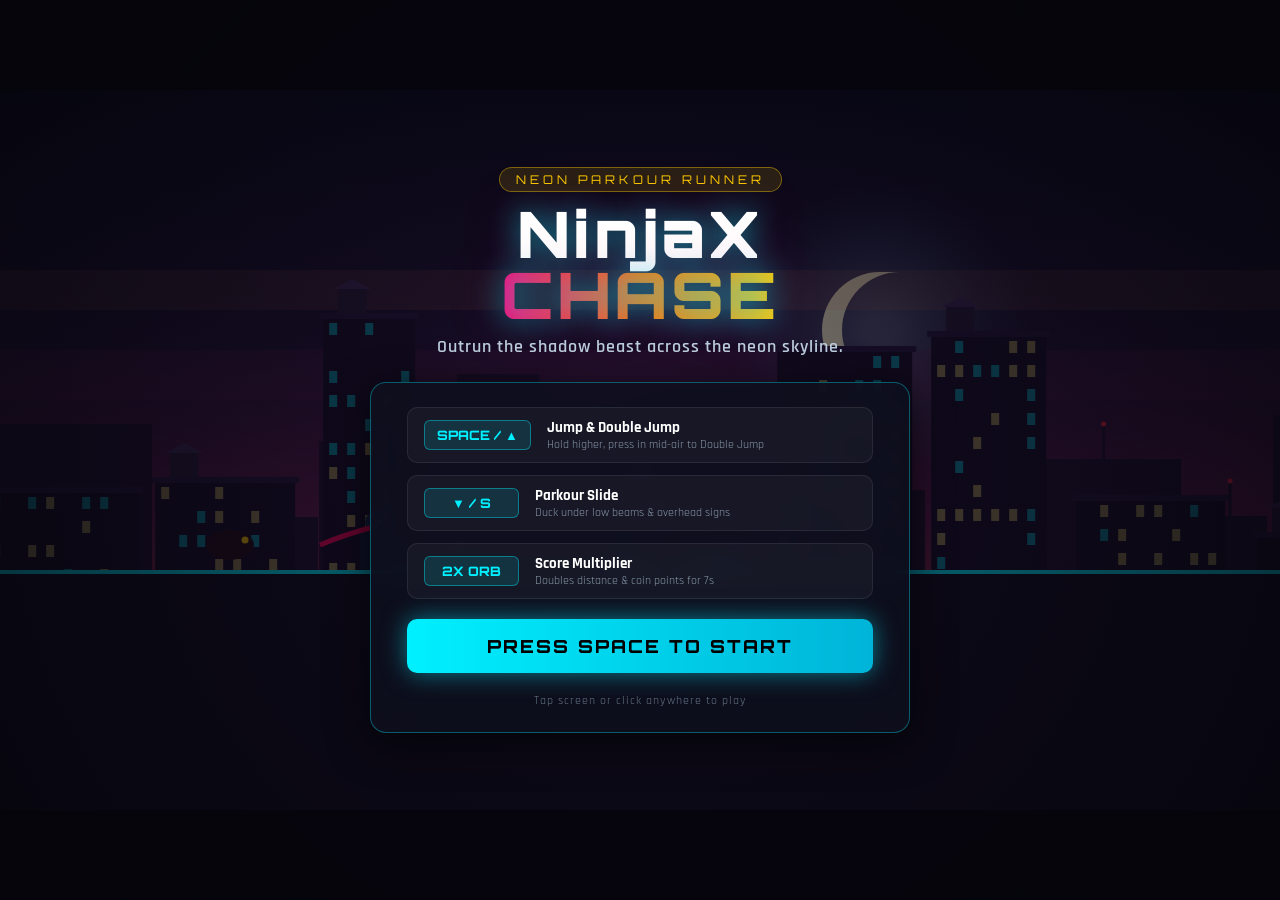
<file: index.html>
<!DOCTYPE html>
<html lang="en">
<head>
  <meta charset="UTF-8">
  <meta name="viewport" content="width=device-width, initial-scale=1.0, maximum-scale=1.0, user-scalable=no">
  <title>NinjaX Chase - 2D Endless Runner</title>
  <link rel="stylesheet" href="style.css">
  <link rel="preconnect" href="https://fonts.googleapis.com">
  <link rel="preconnect" href="https://fonts.gstatic.com" crossorigin>
  <link href="https://fonts.googleapis.com/css2?family=Orbitron:wght@600;800;900&family=Rajdhani:wght@500;600;700&display=swap" rel="stylesheet">
</head>
<body>
  <div id="game-container">
    <canvas id="gameCanvas" width="1280" height="720"></canvas>

    <!-- In-Game HUD -->
    <div id="hud" class="ui-layer hidden">
      <div class="hud-top">
        <div class="hud-box score-box">
          <span class="hud-label">SCORE</span>
          <span id="score-display" class="hud-value">0</span>
        </div>

        <div class="hud-center">
          <div id="multiplier-badge" class="multiplier-badge hidden">
            <span class="multiplier-text">2X ACTIVE</span>
            <div class="multiplier-bar-wrap">
              <div id="multiplier-bar" class="multiplier-bar"></div>
            </div>
          </div>
          
          <div class="chase-meter-container">
            <div class="chase-meter-label">
              <span>PURSUER PROXIMITY</span>
              <span id="chase-status" class="chase-status-text">HOT ON TAIL</span>
            </div>
            <div class="chase-meter-track">
              <div id="chase-meter-fill" class="chase-meter-fill"></div>
              <div id="chase-marker" class="chase-marker">🐺</div>
            </div>
          </div>
        </div>

        <div class="hud-box highscore-box">
          <span class="hud-label">HIGH SCORE</span>
          <span id="highscore-display" class="hud-value">0</span>
        </div>
      </div>

      <div class="hud-bottom-controls">
        <div class="control-hint"><kbd>SPACE</kbd> Jump | <kbd>SPACE x2</kbd> Double Jump</div>
        <div class="control-hint"><kbd>▼</kbd> / <kbd>S</kbd> Parkour Slide</div>
        <div class="hud-actions">
          <button id="pause-btn" class="icon-btn" title="Pause game">Ⅱ</button>
          <button id="mute-btn" class="icon-btn" title="Toggle Sound">🔊</button>
        </div>
      </div>
    </div>

    <!-- Start / Title Screen -->
    <div id="start-screen" class="ui-layer">
      <div class="title-wrapper">
        <div class="title-badge">NEON PARKOUR RUNNER</div>
        <h1 class="game-title">NinjaX<br><span class="title-highlight">CHASE</span></h1>
        <p class="game-subtitle">Outrun the shadow beast across the neon skyline.</p>
      </div>

      <div class="start-card">
        <div class="instructions-grid">
          <div class="instruction-item">
            <div class="key-badge">SPACE / ▲</div>
            <div class="inst-info">
              <strong>Jump & Double Jump</strong>
              <span>Hold higher, press in mid-air to Double Jump</span>
            </div>
          </div>
          <div class="instruction-item">
            <div class="key-badge">▼ / S</div>
            <div class="inst-info">
              <strong>Parkour Slide</strong>
              <span>Duck under low beams & overhead signs</span>
            </div>
          </div>
          <div class="instruction-item">
            <div class="key-badge">2X ORB</div>
            <div class="inst-info">
              <strong>Score Multiplier</strong>
              <span>Doubles distance & coin points for 7s</span>
            </div>
          </div>
        </div>

        <button id="start-btn" class="primary-btn pulse-glow">PRESS SPACE TO START</button>
        <p class="mobile-note">Tap screen or click anywhere to play</p>
      </div>
    </div>

    <!-- 3-2-1-GO Countdown Overlay -->
    <div id="countdown-overlay" class="ui-layer hidden">
      <div id="countdown-text" class="countdown-number">3</div>
    </div>

    <!-- Pause Menu -->
    <div id="pause-screen" class="ui-layer hidden">
      <div class="pause-card">
        <div class="title-badge">RUN ON HOLD</div>
        <h2 class="pause-title">PAUSED</h2>
        <div class="pause-actions">
          <button id="resume-btn" class="primary-btn">RESUME</button>
          <button id="pause-restart-btn" class="secondary-btn">RESTART</button>
          <button id="exit-btn" class="secondary-btn">EXIT TO TITLE</button>
        </div>
        <p class="pause-hint"><kbd>P</kbd> or <kbd>ESC</kbd> to resume</p>
      </div>
    </div>

    <!-- Death / Fail Toast Overlay -->
    <div id="fail-toast" class="fail-toast hidden">
      <div id="fail-reason-title" class="fail-reason-title">YOU FELL!</div>
      <div id="fail-reason-desc" class="fail-reason-desc">Missed the NinjaX ledge</div>
    </div>

    <!-- Game Over Screen -->
    <div id="gameover-screen" class="ui-layer hidden">
      <div class="gameover-card">
        <div id="fail-badge" class="fail-badge">CAUGHT BY PURSUER!</div>
        <h2 class="gameover-title">RUN ENDED</h2>

        <div class="stats-container">
          <div class="stat-card">
            <span class="stat-label">FINAL SCORE</span>
            <span id="final-score" class="stat-value">0</span>
          </div>
          <div class="stat-card">
            <span class="stat-label">DISTANCE</span>
            <span id="final-distance" class="stat-value">0 m</span>
          </div>
          <div class="stat-card">
            <span class="stat-label">COINS COLLECTED</span>
            <span id="final-coins" class="stat-value">0</span>
          </div>
        </div>

        <div id="new-highscore-banner" class="new-highscore-banner hidden">
          ⭐ NEW PERSONAL BEST! ⭐
        </div>

        <div class="gameover-actions">
          <button id="restart-btn" class="primary-btn pulse-glow">PLAY AGAIN (SPACE)</button>
        </div>
      </div>
    </div>

    <!-- Mobile Touch Zones -->
    <div id="touch-controls" class="touch-controls hidden">
      <div id="touch-jump" class="touch-zone touch-jump">
        <span>▲ TAP TOP HALF TO JUMP</span>
      </div>
      <div id="touch-slide" class="touch-zone touch-slide">
        <span>▼ TAP BOTTOM HALF TO SLIDE</span>
      </div>
    </div>
  </div>

  <script src="audio.js"></script>
  <script src="game.js"></script>
</body>
</html>
</file>
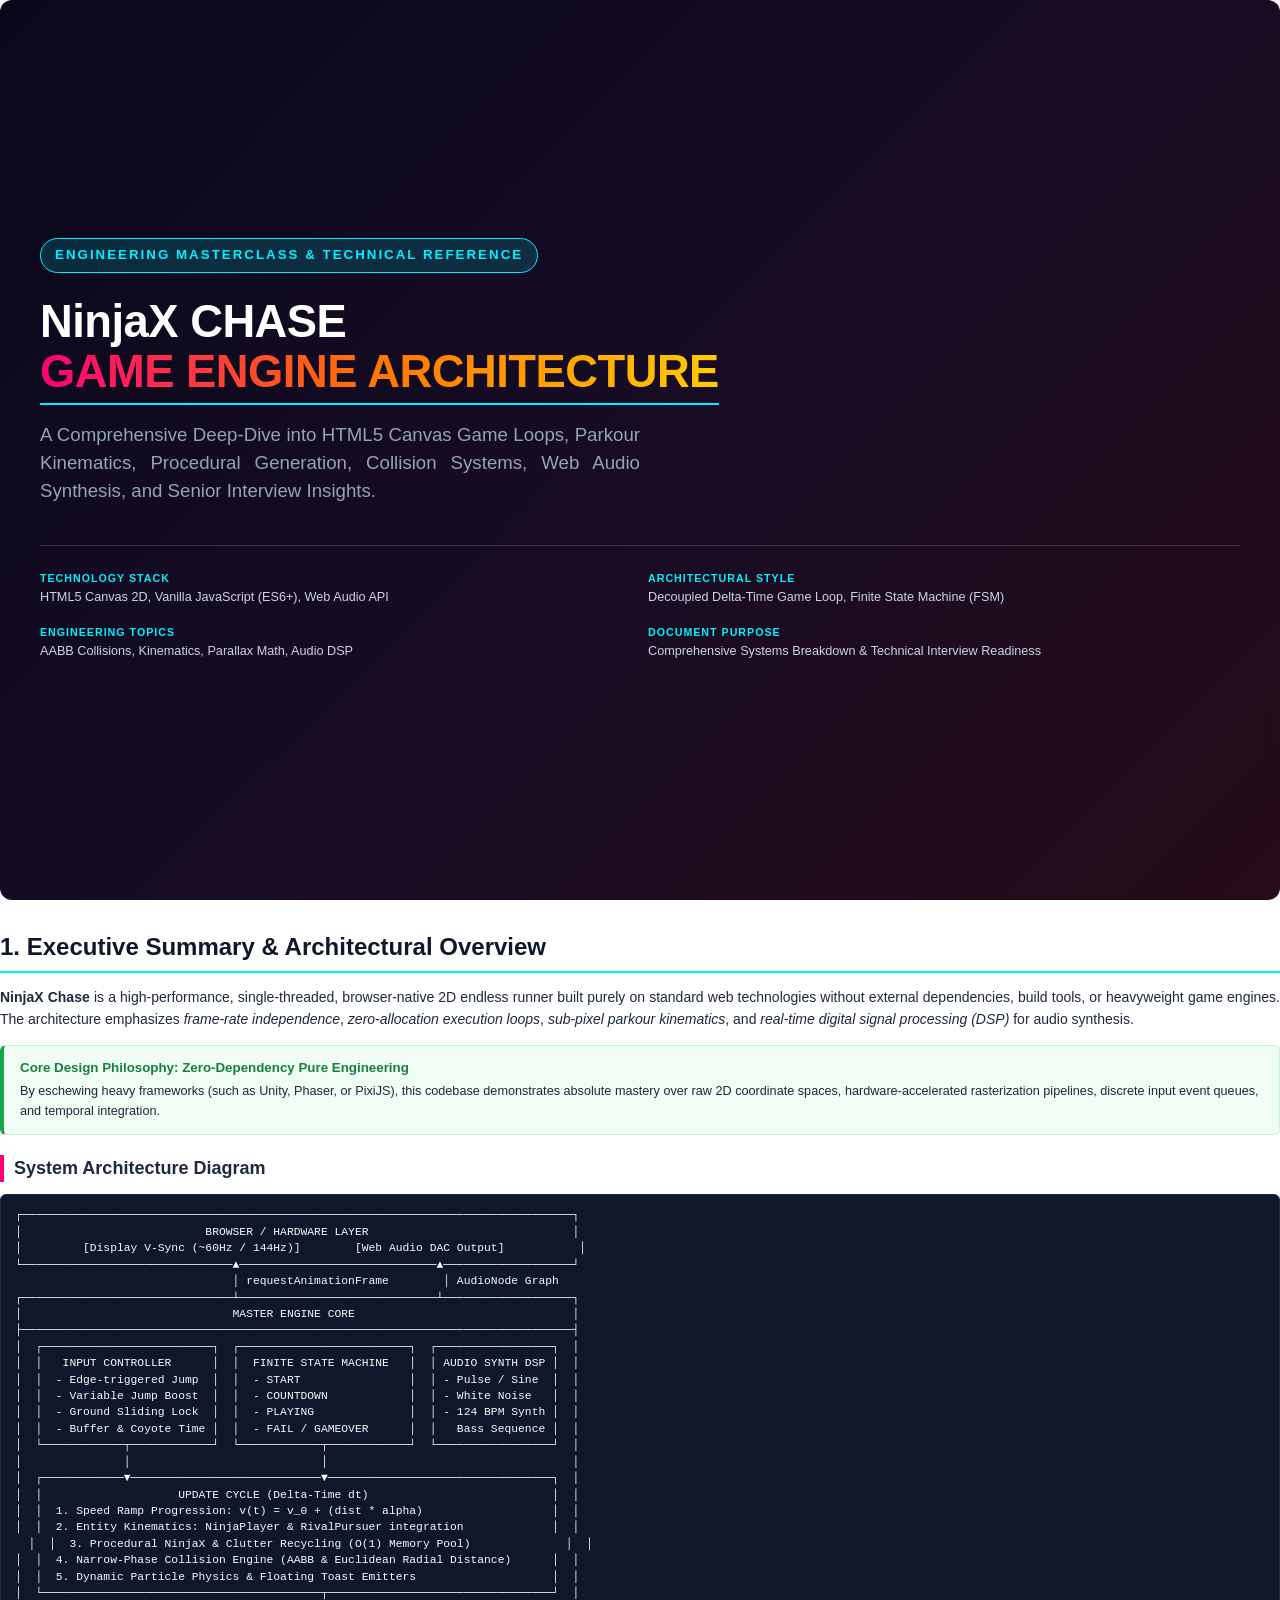
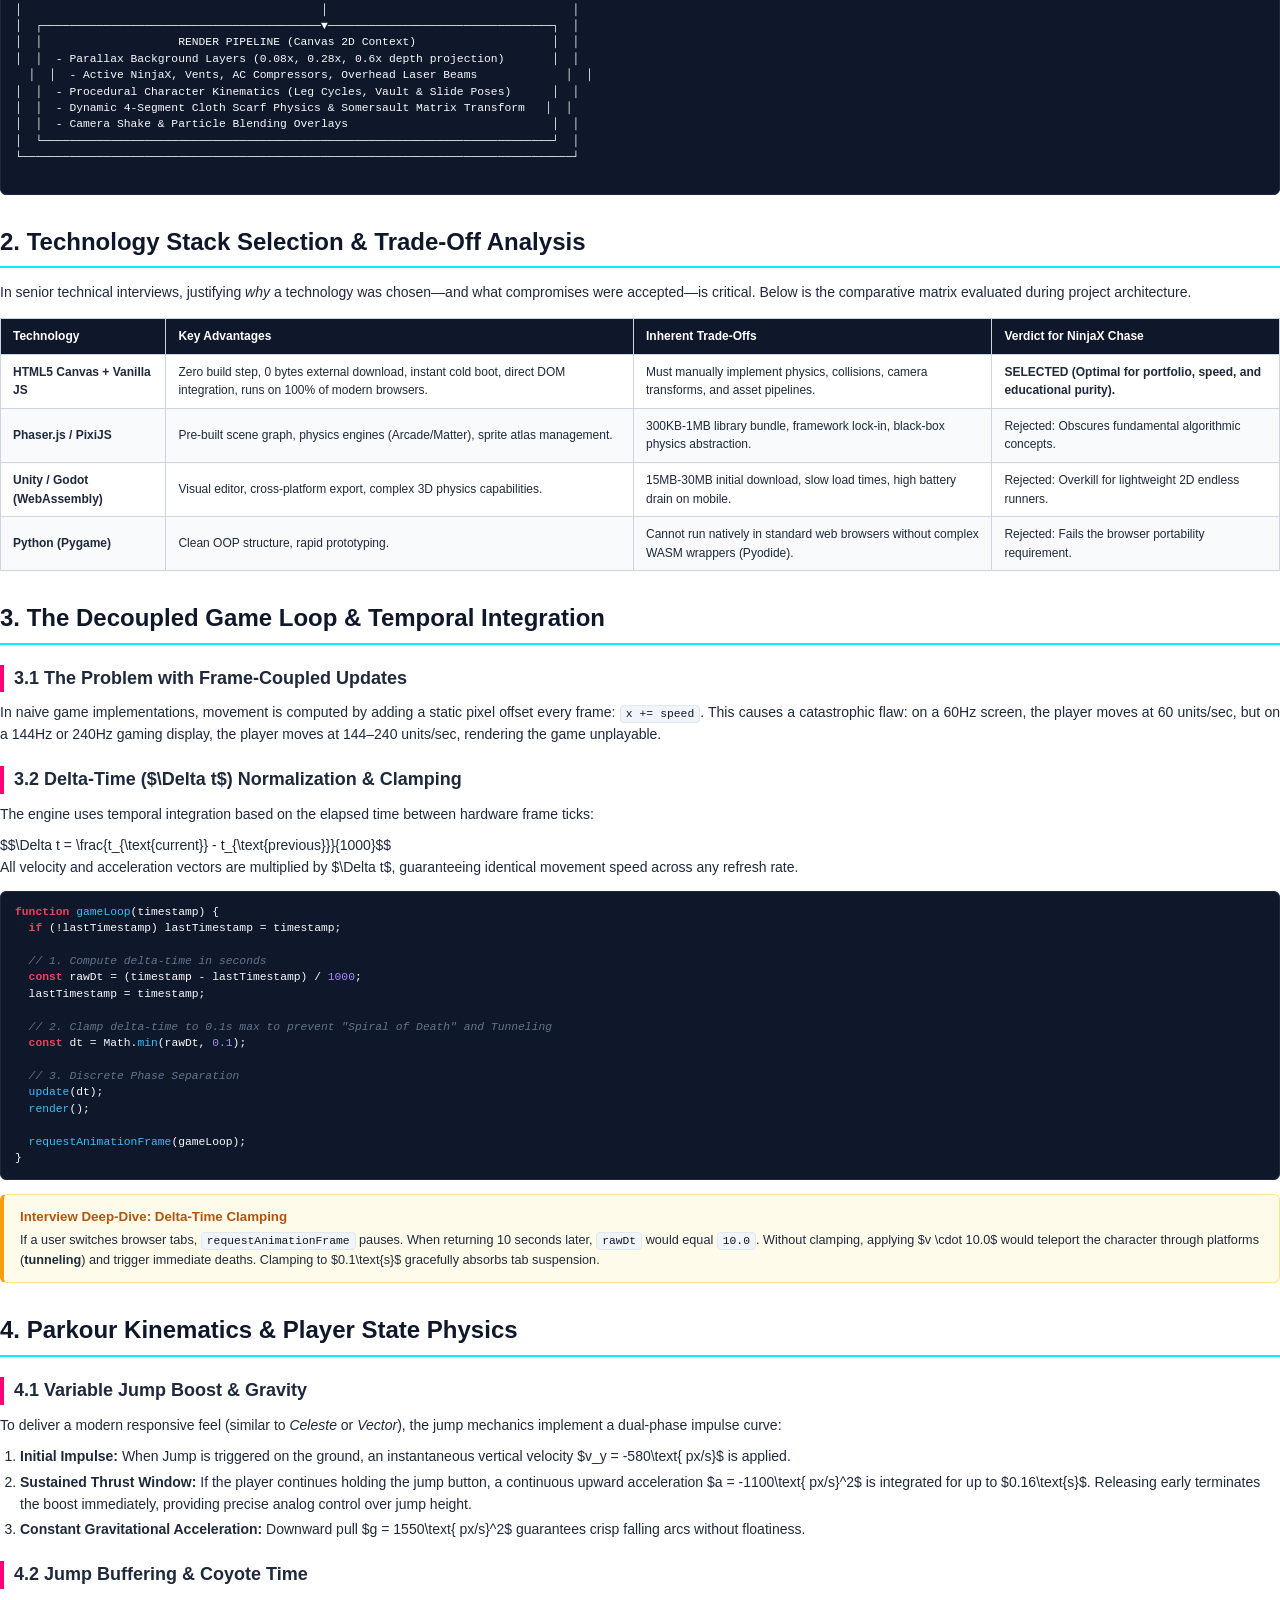
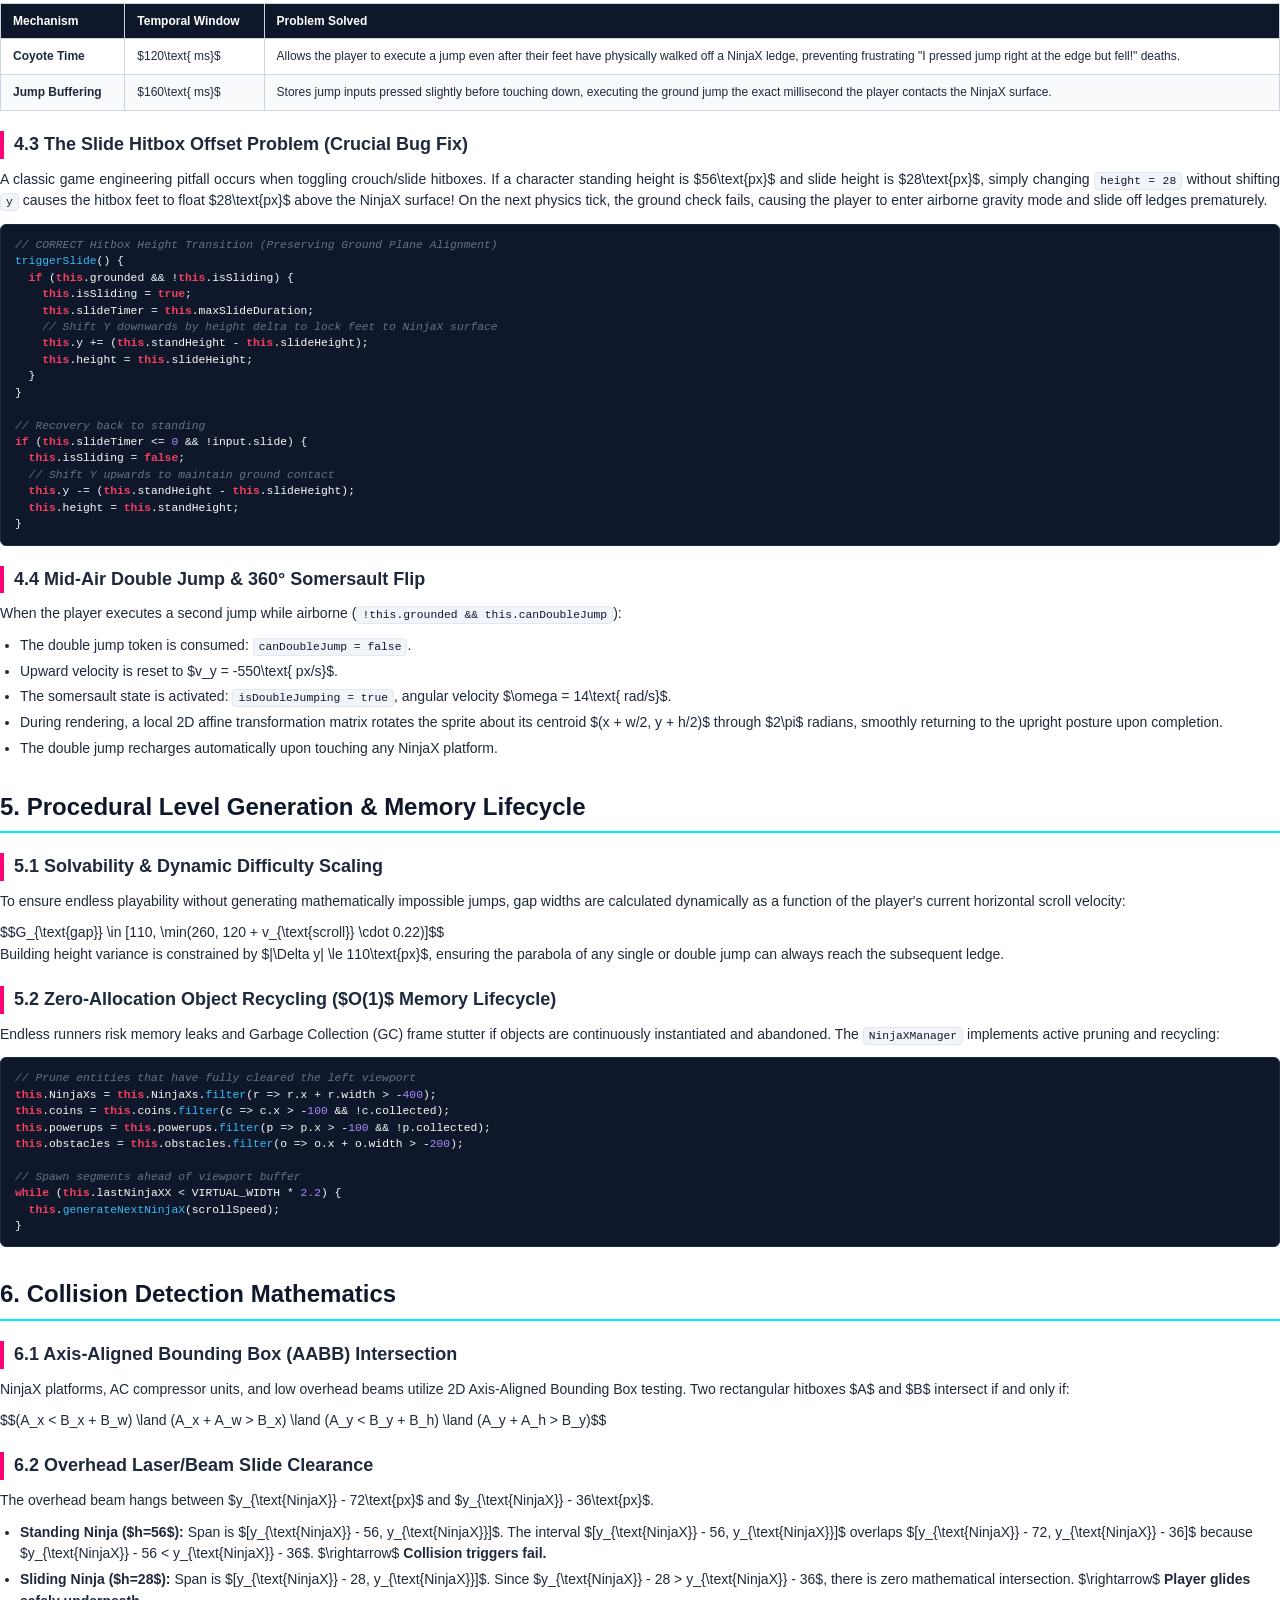
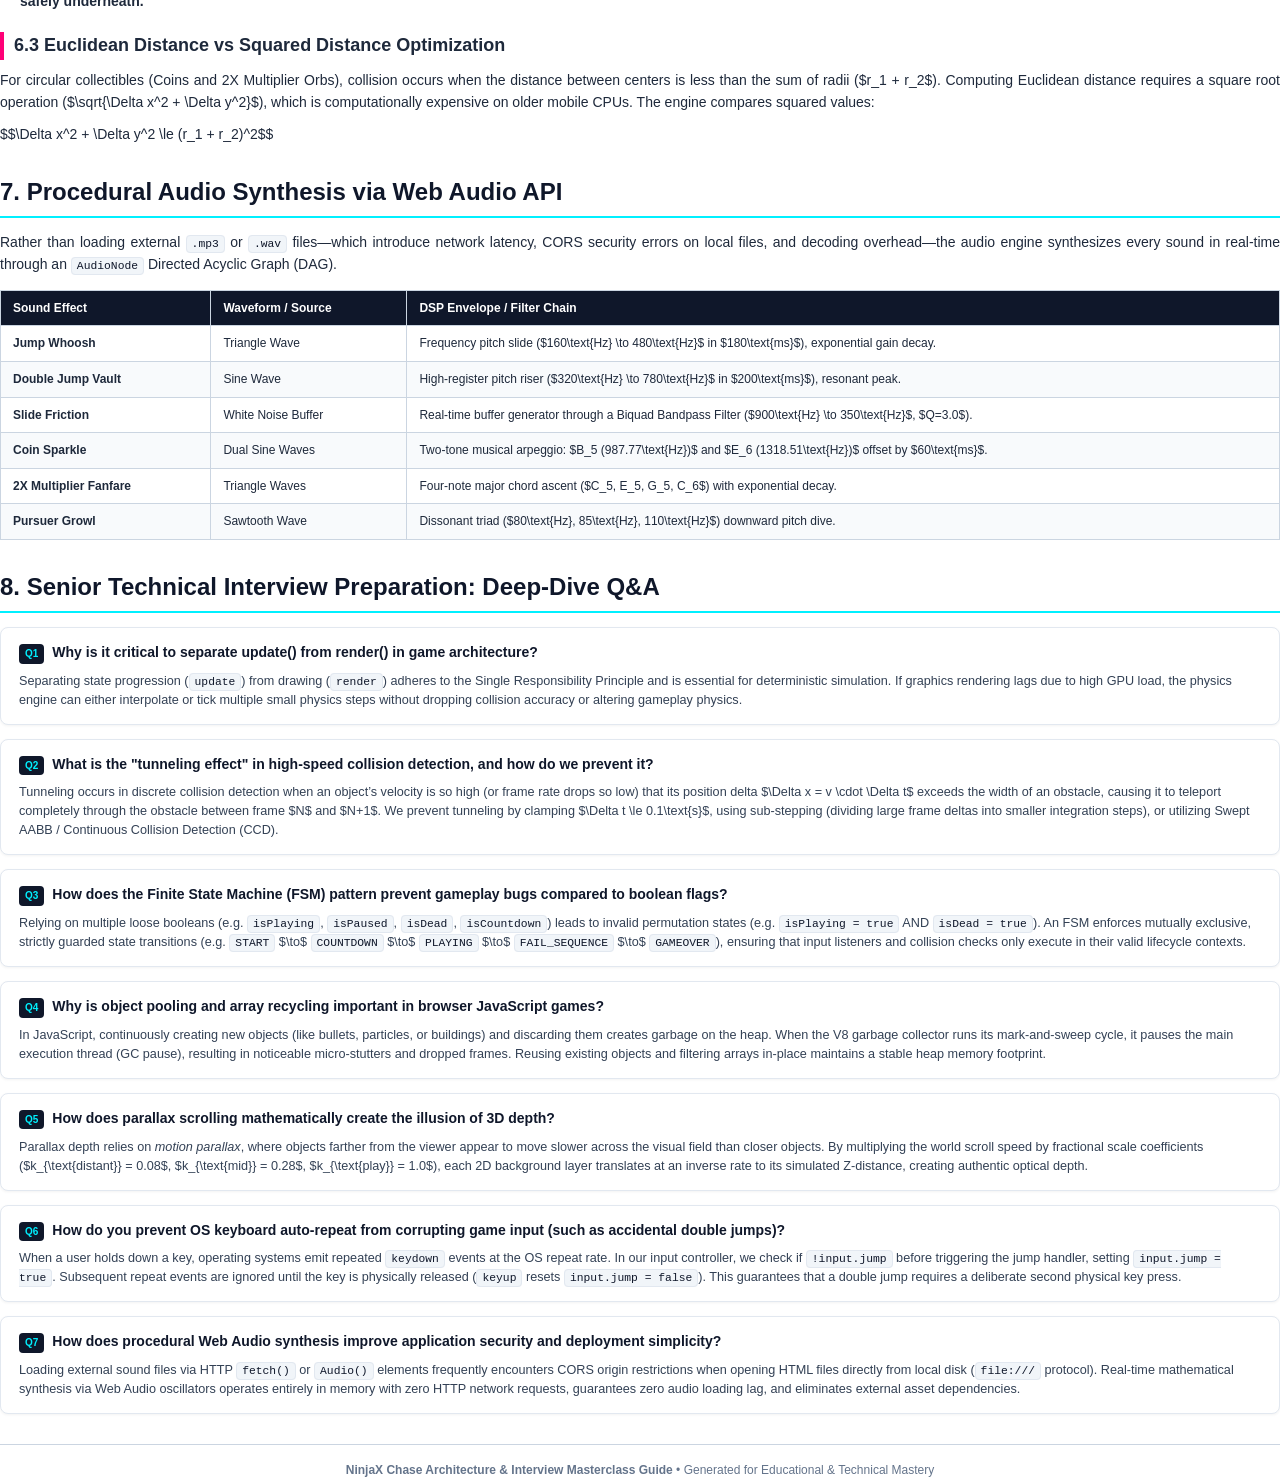
<file: documentation.html>
<!DOCTYPE html>
<html lang="en">
<head>
  <meta charset="UTF-8">
  <title>NinjaX Chase - Engineering & Architectural Masterclass Documentation</title>
  <style>
    @page {
      size: A4;
      margin: 18mm 16mm 18mm 16mm;
      @bottom-right {
        content: counter(page);
      }
    }

    * {
      box-sizing: border-box;
      -webkit-print-color-adjust: exact !important;
      print-color-adjust: exact !important;
    }

    body {
      font-family: -apple-system, BlinkMacSystemFont, 'Segoe UI', Roboto, Helvetica, Arial, sans-serif;
      font-size: 10.5pt;
      line-height: 1.55;
      color: #1e293b;
      background: #ffffff;
      margin: 0;
      padding: 0;
    }

    /* Cover Page */
    .cover-page {
      page-break-after: always;
      height: 100vh;
      display: flex;
      flex-direction: column;
      justify-content: center;
      align-items: flex-start;
      padding: 40px;
      background: linear-gradient(135deg, #09081a 0%, #170c24 50%, #260b18 100%);
      color: #ffffff;
      border-radius: 12px;
    }

    .cover-badge {
      display: inline-block;
      background: rgba(0, 240, 255, 0.15);
      border: 1px solid #00f0ff;
      color: #00f0ff;
      font-size: 10pt;
      font-weight: 700;
      letter-spacing: 2px;
      padding: 6px 14px;
      border-radius: 20px;
      margin-bottom: 24px;
      text-transform: uppercase;
    }

    .cover-title {
      font-size: 34pt;
      font-weight: 900;
      line-height: 1.1;
      margin: 0 0 16px 0;
      color: #ffffff;
      letter-spacing: -0.5px;
    }

    .cover-title span {
      background: linear-gradient(90deg, #ff0077, #ff7700, #ffcc00);
      -webkit-background-clip: text;
      -webkit-text-fill-color: transparent;
    }

    .cover-subtitle {
      font-size: 14pt;
      color: #94a3b8;
      max-width: 600px;
      margin: 0 0 40px 0;
      line-height: 1.5;
    }

    .cover-meta {
      border-top: 1px solid rgba(255, 255, 255, 0.15);
      padding-top: 24px;
      width: 100%;
      display: grid;
      grid-template-columns: 1fr 1fr;
      gap: 16px;
      font-size: 9.5pt;
      color: #cbd5e1;
    }

    .meta-item strong {
      color: #00f0ff;
      display: block;
      margin-bottom: 2px;
      text-transform: uppercase;
      font-size: 8pt;
      letter-spacing: 1px;
    }

    /* Document Structure */
    h1 {
      font-size: 18pt;
      font-weight: 800;
      color: #0f172a;
      border-bottom: 2px solid #00f0ff;
      padding-bottom: 6px;
      margin-top: 28px;
      margin-bottom: 14px;
      page-break-after: avoid;
    }

    h2 {
      font-size: 13.5pt;
      font-weight: 700;
      color: #1e293b;
      margin-top: 20px;
      margin-bottom: 10px;
      border-left: 4px solid #ff0077;
      padding-left: 10px;
      page-break-after: avoid;
    }

    h3 {
      font-size: 11pt;
      font-weight: 700;
      color: #334155;
      margin-top: 16px;
      margin-bottom: 8px;
      page-break-after: avoid;
    }

    p {
      margin-top: 0;
      margin-bottom: 10px;
      text-align: justify;
    }

    ul, ol {
      margin-top: 0;
      margin-bottom: 12px;
      padding-left: 20px;
    }

    li {
      margin-bottom: 4px;
    }

    /* Callout Boxes */
    .callout {
      background: #f8fafc;
      border: 1px solid #e2e8f0;
      border-left: 4px solid #0284c7;
      padding: 12px 16px;
      border-radius: 6px;
      margin: 14px 0;
      font-size: 9.5pt;
      page-break-inside: avoid;
    }

    .callout-title {
      font-weight: 700;
      color: #0369a1;
      margin-bottom: 4px;
      font-size: 10pt;
    }

    .callout-warning {
      background: #fffbeb;
      border-color: #fde68a;
      border-left-color: #f59e0b;
    }
    .callout-warning .callout-title { color: #b45309; }

    .callout-tip {
      background: #f0fdf4;
      border-color: #bbf7d0;
      border-left-color: #16a34a;
    }
    .callout-tip .callout-title { color: #15803d; }

    /* Tables */
    table {
      width: 100%;
      border-collapse: collapse;
      margin: 14px 0;
      font-size: 9pt;
      page-break-inside: avoid;
    }

    th, td {
      border: 1px solid #cbd5e1;
      padding: 8px 12px;
      text-align: left;
    }

    th {
      background-color: #0f172a;
      color: #ffffff;
      font-weight: 700;
    }

    tr:nth-child(even) {
      background-color: #f8fafc;
    }

    /* Code Blocks */
    pre {
      background: #0f172a;
      color: #f8fafc;
      padding: 12px 14px;
      border-radius: 6px;
      font-family: 'Consolas', 'Courier New', monospace;
      font-size: 8.5pt;
      line-height: 1.45;
      overflow-x: auto;
      margin: 12px 0;
      border: 1px solid #1e293b;
      page-break-inside: avoid;
    }

    code {
      font-family: 'Consolas', 'Courier New', monospace;
      font-size: 8.5pt;
      background: #f1f5f9;
      color: #0f172a;
      padding: 2px 5px;
      border-radius: 4px;
      border: 1px solid #e2e8f0;
    }

    pre code {
      background: none;
      color: inherit;
      padding: 0;
      border: none;
    }

    .keyword { color: #f43f5e; font-weight: bold; }
    .function { color: #38bdf8; }
    .string { color: #fbbf24; }
    .comment { color: #64748b; font-style: italic; }
    .number { color: #a78bfa; }

    /* Q&A Section */
    .qa-box {
      background: #ffffff;
      border: 1px solid #e2e8f0;
      border-radius: 8px;
      padding: 14px 18px;
      margin-bottom: 14px;
      box-shadow: 0 1px 3px rgba(0,0,0,0.05);
      page-break-inside: avoid;
    }

    .qa-question {
      font-weight: 700;
      color: #0f172a;
      font-size: 10.5pt;
      margin-bottom: 8px;
      display: flex;
      align-items: baseline;
    }

    .qa-badge {
      background: #0f172a;
      color: #00f0ff;
      font-size: 7.5pt;
      font-weight: 800;
      padding: 2px 6px;
      border-radius: 4px;
      margin-right: 8px;
    }

    .qa-answer {
      font-size: 9.5pt;
      color: #334155;
      line-height: 1.5;
    }

    .page-break {
      page-break-before: always;
    }
  </style>
</head>
<body>

  <!-- COVER PAGE -->
  <div class="cover-page">
    <div class="cover-badge">Engineering Masterclass & Technical Reference</div>
    <h1 class="cover-title">NinjaX CHASE<br><span>GAME ENGINE ARCHITECTURE</span></h1>
    <p class="cover-subtitle">A Comprehensive Deep-Dive into HTML5 Canvas Game Loops, Parkour Kinematics, Procedural Generation, Collision Systems, Web Audio Synthesis, and Senior Interview Insights.</p>
    
    <div class="cover-meta">
      <div class="meta-item">
        <strong>Technology Stack</strong>
        HTML5 Canvas 2D, Vanilla JavaScript (ES6+), Web Audio API
      </div>
      <div class="meta-item">
        <strong>Architectural Style</strong>
        Decoupled Delta-Time Game Loop, Finite State Machine (FSM)
      </div>
      <div class="meta-item">
        <strong>Engineering Topics</strong>
        AABB Collisions, Kinematics, Parallax Math, Audio DSP
      </div>
      <div class="meta-item">
        <strong>Document Purpose</strong>
        Comprehensive Systems Breakdown & Technical Interview Readiness
      </div>
    </div>
  </div>

  <!-- TABLE OF CONTENTS / EXECUTIVE SUMMARY -->
  <h1>1. Executive Summary & Architectural Overview</h1>
  <p><strong>NinjaX Chase</strong> is a high-performance, single-threaded, browser-native 2D endless runner built purely on standard web technologies without external dependencies, build tools, or heavyweight game engines. The architecture emphasizes <em>frame-rate independence</em>, <em>zero-allocation execution loops</em>, <em>sub-pixel parkour kinematics</em>, and <em>real-time digital signal processing (DSP)</em> for audio synthesis.</p>

  <div class="callout callout-tip">
    <div class="callout-title">Core Design Philosophy: Zero-Dependency Pure Engineering</div>
    By eschewing heavy frameworks (such as Unity, Phaser, or PixiJS), this codebase demonstrates absolute mastery over raw 2D coordinate spaces, hardware-accelerated rasterization pipelines, discrete input event queues, and temporal integration.
  </div>

  <h2>System Architecture Diagram</h2>
  <pre>
┌─────────────────────────────────────────────────────────────────────────────────┐
│                           BROWSER / HARDWARE LAYER                              │
│         [Display V-Sync (~60Hz / 144Hz)]        [Web Audio DAC Output]           │
└───────────────────────────────▲─────────────────────────────▲───────────────────┘
                                │ requestAnimationFrame        │ AudioNode Graph
┌───────────────────────────────┴─────────────────────────────┴───────────────────┐
│                               MASTER ENGINE CORE                                │
├─────────────────────────────────────────────────────────────────────────────────┤
│  ┌─────────────────────────┐  ┌─────────────────────────┐  ┌─────────────────┐  │
│  │   INPUT CONTROLLER      │  │  FINITE STATE MACHINE   │  │ AUDIO SYNTH DSP │  │
│  │  - Edge-triggered Jump  │  │  - START                │  │ - Pulse / Sine  │  │
│  │  - Variable Jump Boost  │  │  - COUNTDOWN            │  │ - White Noise   │  │
│  │  - Ground Sliding Lock  │  │  - PLAYING              │  │ - 124 BPM Synth │  │
│  │  - Buffer & Coyote Time │  │  - FAIL / GAMEOVER      │  │   Bass Sequence │  │
│  └────────────┬────────────┘  └────────────┬────────────┘  └─────────────────┘  │
│               │                            │                                    │
│  ┌────────────▼────────────────────────────▼─────────────────────────────────┐  │
│  │                    UPDATE CYCLE (Delta-Time dt)                           │  │
│  │  1. Speed Ramp Progression: v(t) = v_0 + (dist * alpha)                   │  │
│  │  2. Entity Kinematics: NinjaPlayer & RivalPursuer integration             │  │
  │  │  3. Procedural NinjaX & Clutter Recycling (O(1) Memory Pool)              │  │
│  │  4. Narrow-Phase Collision Engine (AABB & Euclidean Radial Distance)      │  │
│  │  5. Dynamic Particle Physics & Floating Toast Emitters                    │  │
│  └─────────────────────────────────────────┬─────────────────────────────────┘  │
│                                            │                                    │
│  ┌─────────────────────────────────────────▼─────────────────────────────────┐  │
│  │                    RENDER PIPELINE (Canvas 2D Context)                    │  │
│  │  - Parallax Background Layers (0.08x, 0.28x, 0.6x depth projection)       │  │
  │  │  - Active NinjaX, Vents, AC Compressors, Overhead Laser Beams             │  │
│  │  - Procedural Character Kinematics (Leg Cycles, Vault & Slide Poses)      │  │
│  │  - Dynamic 4-Segment Cloth Scarf Physics & Somersault Matrix Transform   │  │
│  │  - Camera Shake & Particle Blending Overlays                              │  │
│  └───────────────────────────────────────────────────────────────────────────┘  │
└─────────────────────────────────────────────────────────────────────────────────┘
  </pre>

  <!-- CHAPTER 2: TECH STACK SELECTION & TRADE-OFFS -->
  <div class="page-break"></div>
  <h1>2. Technology Stack Selection & Trade-Off Analysis</h1>
  <p>In senior technical interviews, justifying <em>why</em> a technology was chosen—and what compromises were accepted—is critical. Below is the comparative matrix evaluated during project architecture.</p>

  <table>
    <thead>
      <tr>
        <th>Technology</th>
        <th>Key Advantages</th>
        <th>Inherent Trade-Offs</th>
        <th>Verdict for NinjaX Chase</th>
      </tr>
    </thead>
    <tbody>
      <tr>
        <td><strong>HTML5 Canvas + Vanilla JS</strong></td>
        <td>Zero build step, 0 bytes external download, instant cold boot, direct DOM integration, runs on 100% of modern browsers.</td>
        <td>Must manually implement physics, collisions, camera transforms, and asset pipelines.</td>
        <td><strong>SELECTED (Optimal for portfolio, speed, and educational purity).</strong></td>
      </tr>
      <tr>
        <td><strong>Phaser.js / PixiJS</strong></td>
        <td>Pre-built scene graph, physics engines (Arcade/Matter), sprite atlas management.</td>
        <td>300KB-1MB library bundle, framework lock-in, black-box physics abstraction.</td>
        <td>Rejected: Obscures fundamental algorithmic concepts.</td>
      </tr>
      <tr>
        <td><strong>Unity / Godot (WebAssembly)</strong></td>
        <td>Visual editor, cross-platform export, complex 3D physics capabilities.</td>
        <td>15MB-30MB initial download, slow load times, high battery drain on mobile.</td>
        <td>Rejected: Overkill for lightweight 2D endless runners.</td>
      </tr>
      <tr>
        <td><strong>Python (Pygame)</strong></td>
        <td>Clean OOP structure, rapid prototyping.</td>
        <td>Cannot run natively in standard web browsers without complex WASM wrappers (Pyodide).</td>
        <td>Rejected: Fails the browser portability requirement.</td>
      </tr>
    </tbody>
  </table>

  <!-- CHAPTER 3: CORE GAME LOOP & TEMPORAL INTEGRATION -->
  <h1>3. The Decoupled Game Loop & Temporal Integration</h1>

  <h2>3.1 The Problem with Frame-Coupled Updates</h2>
  <p>In naive game implementations, movement is computed by adding a static pixel offset every frame: <code>x += speed</code>. This causes a catastrophic flaw: on a 60Hz screen, the player moves at 60 units/sec, but on a 144Hz or 240Hz gaming display, the player moves at 144–240 units/sec, rendering the game unplayable.</p>

  <h2>3.2 Delta-Time ($\Delta t$) Normalization & Clamping</h2>
  <p>The engine uses temporal integration based on the elapsed time between hardware frame ticks:</p>
  $$\Delta t = \frac{t_{\text{current}} - t_{\text{previous}}}{1000}$$
  <p>All velocity and acceleration vectors are multiplied by $\Delta t$, guaranteeing identical movement speed across any refresh rate.</p>

  <pre><code><span class="keyword">function</span> <span class="function">gameLoop</span>(timestamp) {
  <span class="keyword">if</span> (!lastTimestamp) lastTimestamp = timestamp;
  
  <span class="comment">// 1. Compute delta-time in seconds</span>
  <span class="keyword">const</span> rawDt = (timestamp - lastTimestamp) / <span class="number">1000</span>;
  lastTimestamp = timestamp;

  <span class="comment">// 2. Clamp delta-time to 0.1s max to prevent "Spiral of Death" and Tunneling</span>
  <span class="keyword">const</span> dt = Math.<span class="function">min</span>(rawDt, <span class="number">0.1</span>);

  <span class="comment">// 3. Discrete Phase Separation</span>
  <span class="function">update</span>(dt);
  <span class="function">render</span>();

  <span class="function">requestAnimationFrame</span>(gameLoop);
}</code></pre>

  <div class="callout callout-warning">
    <div class="callout-title">Interview Deep-Dive: Delta-Time Clamping</div>
    If a user switches browser tabs, <code>requestAnimationFrame</code> pauses. When returning 10 seconds later, <code>rawDt</code> would equal <code>10.0</code>. Without clamping, applying $v \cdot 10.0$ would teleport the character through platforms (<strong>tunneling</strong>) and trigger immediate deaths. Clamping to $0.1\text{s}$ gracefully absorbs tab suspension.
  </div>

  <!-- CHAPTER 4: KINEMATICS & PARKOUR MECHANICS -->
  <div class="page-break"></div>
  <h1>4. Parkour Kinematics & Player State Physics</h1>

  <h2>4.1 Variable Jump Boost & Gravity</h2>
  <p>To deliver a modern responsive feel (similar to <em>Celeste</em> or <em>Vector</em>), the jump mechanics implement a dual-phase impulse curve:</p>
  <ol>
    <li><strong>Initial Impulse:</strong> When Jump is triggered on the ground, an instantaneous vertical velocity $v_y = -580\text{ px/s}$ is applied.</li>
    <li><strong>Sustained Thrust Window:</strong> If the player continues holding the jump button, a continuous upward acceleration $a = -1100\text{ px/s}^2$ is integrated for up to $0.16\text{s}$. Releasing early terminates the boost immediately, providing precise analog control over jump height.</li>
    <li><strong>Constant Gravitational Acceleration:</strong> Downward pull $g = 1550\text{ px/s}^2$ guarantees crisp falling arcs without floatiness.</li>
  </ol>

  <h2>4.2 Jump Buffering & Coyote Time</h2>
  <table>
    <thead>
      <tr>
        <th>Mechanism</th>
        <th>Temporal Window</th>
        <th>Problem Solved</th>
      </tr>
    </thead>
    <tbody>
      <tr>
        <td><strong>Coyote Time</strong></td>
        <td>$120\text{ ms}$</td>
        <td>Allows the player to execute a jump even after their feet have physically walked off a NinjaX ledge, preventing frustrating "I pressed jump right at the edge but fell!" deaths.</td>
      </tr>
      <tr>
        <td><strong>Jump Buffering</strong></td>
        <td>$160\text{ ms}$</td>
        <td>Stores jump inputs pressed slightly before touching down, executing the ground jump the exact millisecond the player contacts the NinjaX surface.</td>
      </tr>
    </tbody>
  </table>

  <h2>4.3 The Slide Hitbox Offset Problem (Crucial Bug Fix)</h2>
  <p>A classic game engineering pitfall occurs when toggling crouch/slide hitboxes. If a character standing height is $56\text{px}$ and slide height is $28\text{px}$, simply changing <code>height = 28</code> without shifting <code>y</code> causes the hitbox feet to float $28\text{px}$ above the NinjaX surface! On the next physics tick, the ground check fails, causing the player to enter airborne gravity mode and slide off ledges prematurely.</p>

  <pre><code><span class="comment">// CORRECT Hitbox Height Transition (Preserving Ground Plane Alignment)</span>
<span class="function">triggerSlide</span>() {
  <span class="keyword">if</span> (<span class="keyword">this</span>.grounded && !<span class="keyword">this</span>.isSliding) {
    <span class="keyword">this</span>.isSliding = <span class="keyword">true</span>;
    <span class="keyword">this</span>.slideTimer = <span class="keyword">this</span>.maxSlideDuration;
    <span class="comment">// Shift Y downwards by height delta to lock feet to NinjaX surface</span>
    <span class="keyword">this</span>.y += (<span class="keyword">this</span>.standHeight - <span class="keyword">this</span>.slideHeight);
    <span class="keyword">this</span>.height = <span class="keyword">this</span>.slideHeight;
  }
}

<span class="comment">// Recovery back to standing</span>
<span class="keyword">if</span> (<span class="keyword">this</span>.slideTimer <= <span class="number">0</span> && !input.slide) {
  <span class="keyword">this</span>.isSliding = <span class="keyword">false</span>;
  <span class="comment">// Shift Y upwards to maintain ground contact</span>
  <span class="keyword">this</span>.y -= (<span class="keyword">this</span>.standHeight - <span class="keyword">this</span>.slideHeight);
  <span class="keyword">this</span>.height = <span class="keyword">this</span>.standHeight;
}</code></pre>

  <h2>4.4 Mid-Air Double Jump & 360° Somersault Flip</h2>
  <p>When the player executes a second jump while airborne (<code>!this.grounded && this.canDoubleJump</code>):</p>
  <ul>
    <li>The double jump token is consumed: <code>canDoubleJump = false</code>.</li>
    <li>Upward velocity is reset to $v_y = -550\text{ px/s}$.</li>
    <li>The somersault state is activated: <code>isDoubleJumping = true</code>, angular velocity $\omega = 14\text{ rad/s}$.</li>
    <li>During rendering, a local 2D affine transformation matrix rotates the sprite about its centroid $(x + w/2, y + h/2)$ through $2\pi$ radians, smoothly returning to the upright posture upon completion.</li>
    <li>The double jump recharges automatically upon touching any NinjaX platform.</li>
  </ul>

  <!-- CHAPTER 5: PROCEDURAL GENERATION & MEMORY MANAGEMENT -->
  <div class="page-break"></div>
  <h1>5. Procedural Level Generation & Memory Lifecycle</h1>

  <h2>5.1 Solvability & Dynamic Difficulty Scaling</h2>
  <p>To ensure endless playability without generating mathematically impossible jumps, gap widths are calculated dynamically as a function of the player's current horizontal scroll velocity:</p>
  $$G_{\text{gap}} \in [110, \min(260, 120 + v_{\text{scroll}} \cdot 0.22)]$$
  <p>Building height variance is constrained by $|\Delta y| \le 110\text{px}$, ensuring the parabola of any single or double jump can always reach the subsequent ledge.</p>

  <h2>5.2 Zero-Allocation Object Recycling ($O(1)$ Memory Lifecycle)</h2>
  <p>Endless runners risk memory leaks and Garbage Collection (GC) frame stutter if objects are continuously instantiated and abandoned. The <code>NinjaXManager</code> implements active pruning and recycling:</p>
  <pre><code><span class="comment">// Prune entities that have fully cleared the left viewport</span>
<span class="keyword">this</span>.NinjaXs = <span class="keyword">this</span>.NinjaXs.<span class="function">filter</span>(r => r.x + r.width > -<span class="number">400</span>);
<span class="keyword">this</span>.coins = <span class="keyword">this</span>.coins.<span class="function">filter</span>(c => c.x > -<span class="number">100</span> && !c.collected);
<span class="keyword">this</span>.powerups = <span class="keyword">this</span>.powerups.<span class="function">filter</span>(p => p.x > -<span class="number">100</span> && !p.collected);
<span class="keyword">this</span>.obstacles = <span class="keyword">this</span>.obstacles.<span class="function">filter</span>(o => o.x + o.width > -<span class="number">200</span>);

<span class="comment">// Spawn segments ahead of viewport buffer</span>
<span class="keyword">while</span> (<span class="keyword">this</span>.lastNinjaXX < VIRTUAL_WIDTH * <span class="number">2.2</span>) {
  <span class="keyword">this</span>.<span class="function">generateNextNinjaX</span>(scrollSpeed);
}</code></pre>

  <!-- CHAPTER 6: COLLISION DETECTION MATHEMATICS -->
  <h1>6. Collision Detection Mathematics</h1>

  <h2>6.1 Axis-Aligned Bounding Box (AABB) Intersection</h2>
  <p>NinjaX platforms, AC compressor units, and low overhead beams utilize 2D Axis-Aligned Bounding Box testing. Two rectangular hitboxes $A$ and $B$ intersect if and only if:</p>
  $$(A_x < B_x + B_w) \land (A_x + A_w > B_x) \land (A_y < B_y + B_h) \land (A_y + A_h > B_y)$$

  <h2>6.2 Overhead Laser/Beam Slide Clearance</h2>
  <p>The overhead beam hangs between $y_{\text{NinjaX}} - 72\text{px}$ and $y_{\text{NinjaX}} - 36\text{px}$.</p>
  <ul>
    <li><strong>Standing Ninja ($h=56$):</strong> Span is $[y_{\text{NinjaX}} - 56, y_{\text{NinjaX}}]$. The interval $[y_{\text{NinjaX}} - 56, y_{\text{NinjaX}}]$ overlaps $[y_{\text{NinjaX}} - 72, y_{\text{NinjaX}} - 36]$ because $y_{\text{NinjaX}} - 56 < y_{\text{NinjaX}} - 36$. $\rightarrow$ <strong>Collision triggers fail.</strong></li>
    <li><strong>Sliding Ninja ($h=28$):</strong> Span is $[y_{\text{NinjaX}} - 28, y_{\text{NinjaX}}]$. Since $y_{\text{NinjaX}} - 28 > y_{\text{NinjaX}} - 36$, there is zero mathematical intersection. $\rightarrow$ <strong>Player glides safely underneath.</strong></li>
  </ul>

  <h2>6.3 Euclidean Distance vs Squared Distance Optimization</h2>
  <p>For circular collectibles (Coins and 2X Multiplier Orbs), collision occurs when the distance between centers is less than the sum of radii ($r_1 + r_2$). Computing Euclidean distance requires a square root operation ($\sqrt{\Delta x^2 + \Delta y^2}$), which is computationally expensive on older mobile CPUs. The engine compares squared values:</p>
  $$\Delta x^2 + \Delta y^2 \le (r_1 + r_2)^2$$

  <!-- CHAPTER 7: PROCEDURAL AUDIO DSP -->
  <div class="page-break"></div>
  <h1>7. Procedural Audio Synthesis via Web Audio API</h1>
  <p>Rather than loading external <code>.mp3</code> or <code>.wav</code> files—which introduce network latency, CORS security errors on local files, and decoding overhead—the audio engine synthesizes every sound in real-time through an <code>AudioNode</code> Directed Acyclic Graph (DAG).</p>

  <table>
    <thead>
      <tr>
        <th>Sound Effect</th>
        <th>Waveform / Source</th>
        <th>DSP Envelope / Filter Chain</th>
      </tr>
    </thead>
    <tbody>
      <tr>
        <td><strong>Jump Whoosh</strong></td>
        <td>Triangle Wave</td>
        <td>Frequency pitch slide ($160\text{Hz} \to 480\text{Hz}$ in $180\text{ms}$), exponential gain decay.</td>
      </tr>
      <tr>
        <td><strong>Double Jump Vault</strong></td>
        <td>Sine Wave</td>
        <td>High-register pitch riser ($320\text{Hz} \to 780\text{Hz}$ in $200\text{ms}$), resonant peak.</td>
      </tr>
      <tr>
        <td><strong>Slide Friction</strong></td>
        <td>White Noise Buffer</td>
        <td>Real-time buffer generator through a Biquad Bandpass Filter ($900\text{Hz} \to 350\text{Hz}$, $Q=3.0$).</td>
      </tr>
      <tr>
        <td><strong>Coin Sparkle</strong></td>
        <td>Dual Sine Waves</td>
        <td>Two-tone musical arpeggio: $B_5 (987.77\text{Hz})$ and $E_6 (1318.51\text{Hz})$ offset by $60\text{ms}$.</td>
      </tr>
      <tr>
        <td><strong>2X Multiplier Fanfare</strong></td>
        <td>Triangle Waves</td>
        <td>Four-note major chord ascent ($C_5, E_5, G_5, C_6$) with exponential decay.</td>
      </tr>
      <tr>
        <td><strong>Pursuer Growl</strong></td>
        <td>Sawtooth Wave</td>
        <td>Dissonant triad ($80\text{Hz}, 85\text{Hz}, 110\text{Hz}$) downward pitch dive.</td>
      </tr>
    </tbody>
  </table>

  <!-- CHAPTER 8: SENIOR TECHNICAL INTERVIEW Q&A -->
  <div class="page-break"></div>
  <h1>8. Senior Technical Interview Preparation: Deep-Dive Q&A</h1>

  <div class="qa-box">
    <div class="qa-question"><span class="qa-badge">Q1</span> Why is it critical to separate update() from render() in game architecture?</div>
    <div class="qa-answer">Separating state progression (<code>update</code>) from drawing (<code>render</code>) adheres to the Single Responsibility Principle and is essential for deterministic simulation. If graphics rendering lags due to high GPU load, the physics engine can either interpolate or tick multiple small physics steps without dropping collision accuracy or altering gameplay physics.</div>
  </div>

  <div class="qa-box">
    <div class="qa-question"><span class="qa-badge">Q2</span> What is the "tunneling effect" in high-speed collision detection, and how do we prevent it?</div>
    <div class="qa-answer">Tunneling occurs in discrete collision detection when an object’s velocity is so high (or frame rate drops so low) that its position delta $\Delta x = v \cdot \Delta t$ exceeds the width of an obstacle, causing it to teleport completely through the obstacle between frame $N$ and $N+1$. We prevent tunneling by clamping $\Delta t \le 0.1\text{s}$, using sub-stepping (dividing large frame deltas into smaller integration steps), or utilizing Swept AABB / Continuous Collision Detection (CCD).</div>
  </div>

  <div class="qa-box">
    <div class="qa-question"><span class="qa-badge">Q3</span> How does the Finite State Machine (FSM) pattern prevent gameplay bugs compared to boolean flags?</div>
    <div class="qa-answer">Relying on multiple loose booleans (e.g. <code>isPlaying</code>, <code>isPaused</code>, <code>isDead</code>, <code>isCountdown</code>) leads to invalid permutation states (e.g. <code>isPlaying = true</code> AND <code>isDead = true</code>). An FSM enforces mutually exclusive, strictly guarded state transitions (e.g. <code>START</code> $\to$ <code>COUNTDOWN</code> $\to$ <code>PLAYING</code> $\to$ <code>FAIL_SEQUENCE</code> $\to$ <code>GAMEOVER</code>), ensuring that input listeners and collision checks only execute in their valid lifecycle contexts.</div>
  </div>

  <div class="qa-box">
    <div class="qa-question"><span class="qa-badge">Q4</span> Why is object pooling and array recycling important in browser JavaScript games?</div>
    <div class="qa-answer">In JavaScript, continuously creating new objects (like bullets, particles, or buildings) and discarding them creates garbage on the heap. When the V8 garbage collector runs its mark-and-sweep cycle, it pauses the main execution thread (GC pause), resulting in noticeable micro-stutters and dropped frames. Reusing existing objects and filtering arrays in-place maintains a stable heap memory footprint.</div>
  </div>

  <div class="qa-box">
    <div class="qa-question"><span class="qa-badge">Q5</span> How does parallax scrolling mathematically create the illusion of 3D depth?</div>
    <div class="qa-answer">Parallax depth relies on <em>motion parallax</em>, where objects farther from the viewer appear to move slower across the visual field than closer objects. By multiplying the world scroll speed by fractional scale coefficients ($k_{\text{distant}} = 0.08$, $k_{\text{mid}} = 0.28$, $k_{\text{play}} = 1.0$), each 2D background layer translates at an inverse rate to its simulated Z-distance, creating authentic optical depth.</div>
  </div>

  <div class="qa-box">
    <div class="qa-question"><span class="qa-badge">Q6</span> How do you prevent OS keyboard auto-repeat from corrupting game input (such as accidental double jumps)?</div>
    <div class="qa-answer">When a user holds down a key, operating systems emit repeated <code>keydown</code> events at the OS repeat rate. In our input controller, we check if <code>!input.jump</code> before triggering the jump handler, setting <code>input.jump = true</code>. Subsequent repeat events are ignored until the key is physically released (<code>keyup</code> resets <code>input.jump = false</code>). This guarantees that a double jump requires a deliberate second physical key press.</div>
  </div>

  <div class="qa-box">
    <div class="qa-question"><span class="qa-badge">Q7</span> How does procedural Web Audio synthesis improve application security and deployment simplicity?</div>
    <div class="qa-answer">Loading external sound files via HTTP <code>fetch()</code> or <code>Audio()</code> elements frequently encounters CORS origin restrictions when opening HTML files directly from local disk (<code>file:///</code> protocol). Real-time mathematical synthesis via Web Audio oscillators operates entirely in memory with zero HTTP network requests, guarantees zero audio loading lag, and eliminates external asset dependencies.</div>
  </div>

  <!-- CONCLUSION -->
  <div style="margin-top: 30px; border-top: 1px solid #cbd5e1; padding-top: 16px; font-size: 9pt; color: #64748b; text-align: center;">
    <strong>NinjaX Chase Architecture & Interview Masterclass Guide</strong> • Generated for Educational & Technical Mastery
  </div>

</body>
</html>
</file>
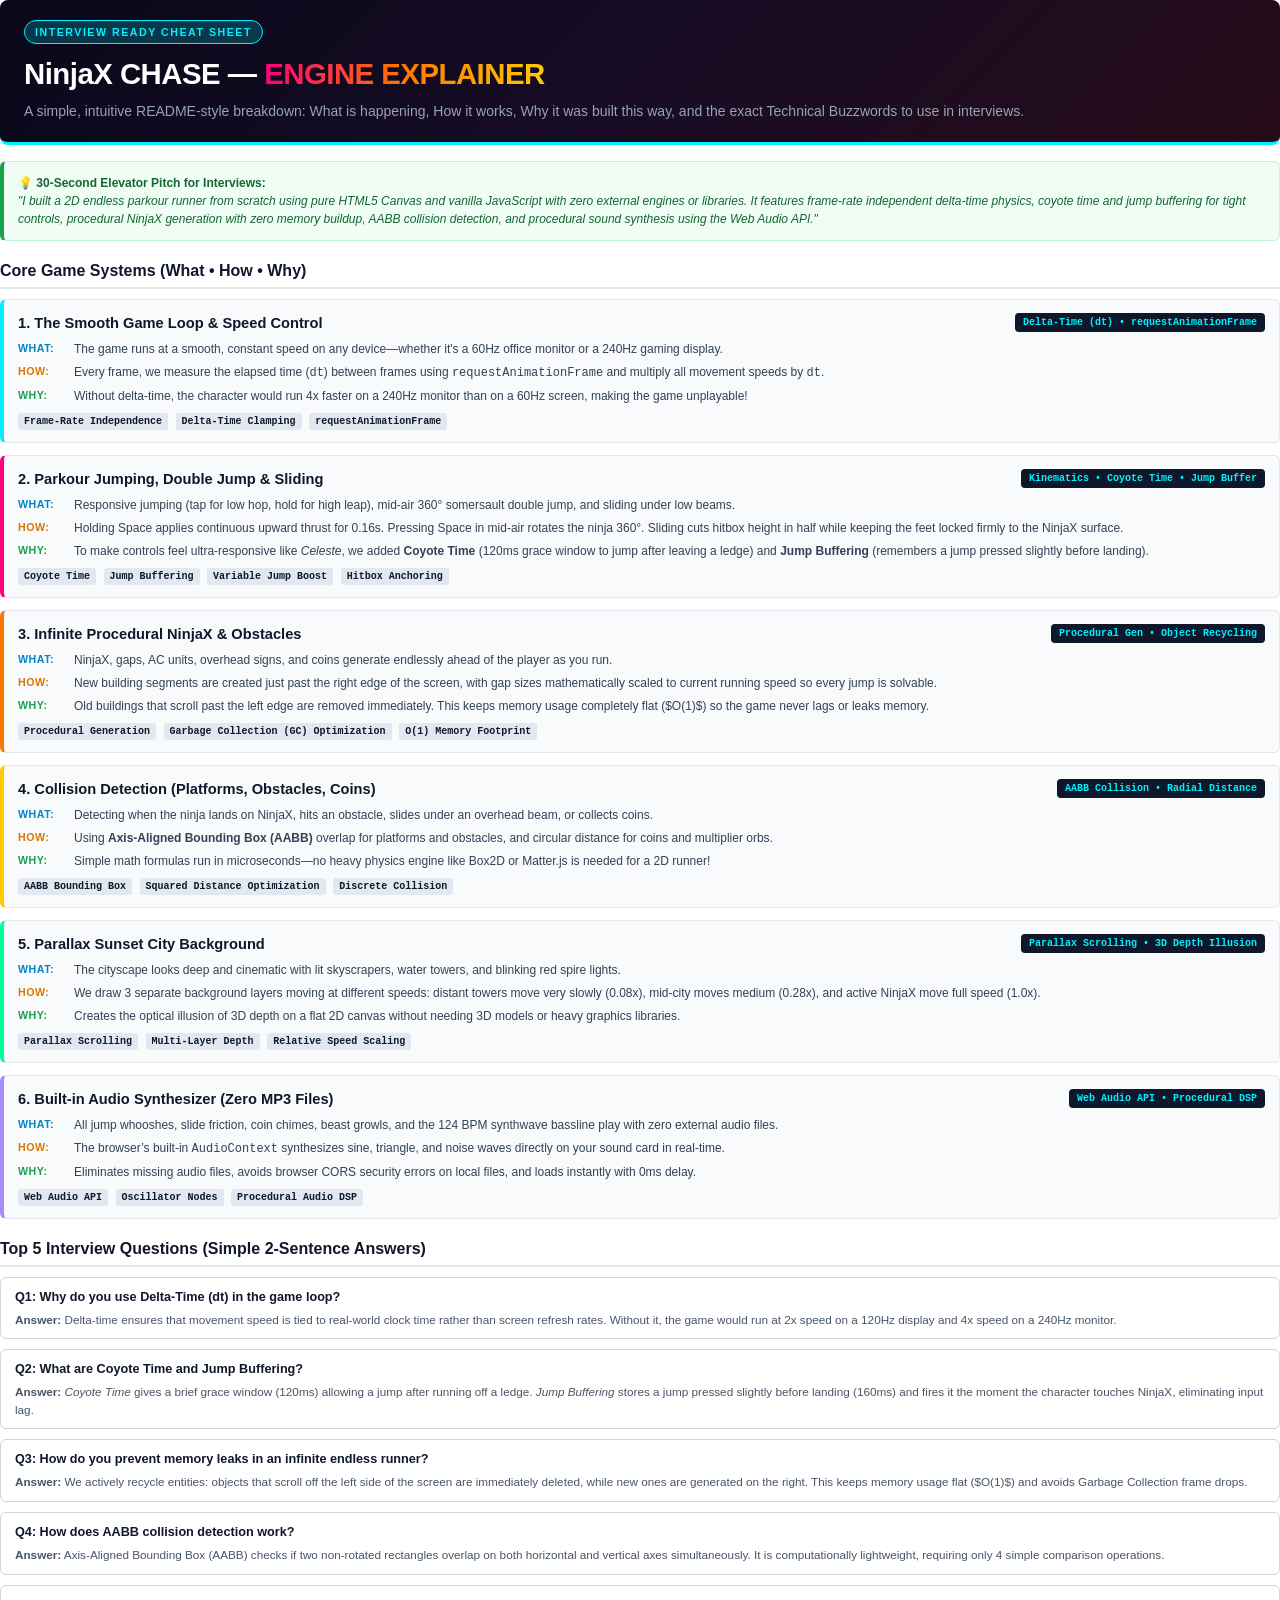
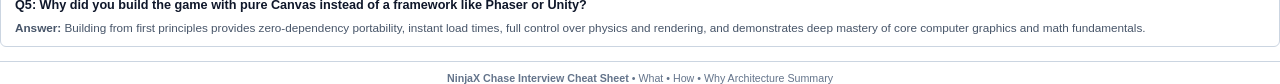
<file: simple_guide.html>
<!DOCTYPE html>
<html lang="en">
<head>
  <meta charset="UTF-8">
  <title>NinjaX Chase - Simple Project Guide & Interview Cheat Sheet</title>
  <style>
    @page {
      size: A4;
      margin: 14mm 14mm 14mm 14mm;
      @bottom-right {
        content: counter(page);
      }
    }

    * {
      box-sizing: border-box;
      -webkit-print-color-adjust: exact !important;
      print-color-adjust: exact !important;
    }

    body {
      font-family: -apple-system, BlinkMacSystemFont, 'Segoe UI', Roboto, Helvetica, Arial, sans-serif;
      font-size: 9.5pt;
      line-height: 1.5;
      color: #1e293b;
      background: #ffffff;
      margin: 0;
      padding: 0;
    }

    .header-banner {
      background: linear-gradient(135deg, #09081a 0%, #170c24 50%, #260b18 100%);
      color: #ffffff;
      padding: 20px 24px;
      border-radius: 8px;
      margin-bottom: 16px;
      border-bottom: 3px solid #00f0ff;
    }

    .badge {
      display: inline-block;
      background: rgba(0, 240, 255, 0.2);
      border: 1px solid #00f0ff;
      color: #00f0ff;
      font-size: 8pt;
      font-weight: 800;
      letter-spacing: 1.5px;
      padding: 3px 10px;
      border-radius: 12px;
      text-transform: uppercase;
      margin-bottom: 8px;
    }

    .main-title {
      font-size: 22pt;
      font-weight: 900;
      margin: 0 0 6px 0;
      letter-spacing: -0.5px;
    }

    .main-title span {
      background: linear-gradient(90deg, #ff0077, #ff7700, #ffcc00);
      -webkit-background-clip: text;
      -webkit-text-fill-color: transparent;
    }

    .subtitle {
      font-size: 10.5pt;
      color: #94a3b8;
      margin: 0;
      line-height: 1.4;
    }

    h2 {
      font-size: 12pt;
      font-weight: 800;
      color: #0f172a;
      border-bottom: 2px solid #e2e8f0;
      padding-bottom: 4px;
      margin-top: 18px;
      margin-bottom: 10px;
      page-break-after: avoid;
    }

    /* Cards / Feature Blocks */
    .system-card {
      background: #f8fafc;
      border: 1px solid #e2e8f0;
      border-left: 4px solid #00f0ff;
      border-radius: 6px;
      padding: 12px 14px;
      margin-bottom: 12px;
      page-break-inside: avoid;
    }

    .system-header {
      display: flex;
      justify-content: space-between;
      align-items: center;
      margin-bottom: 6px;
    }

    .system-title {
      font-size: 11pt;
      font-weight: 800;
      color: #0f172a;
    }

    .tech-tag {
      background: #0f172a;
      color: #00f0ff;
      font-size: 7.5pt;
      font-weight: 700;
      padding: 2px 8px;
      border-radius: 4px;
      font-family: 'Consolas', monospace;
    }

    .three-ws {
      display: grid;
      grid-template-columns: 1fr;
      gap: 5px;
      font-size: 9pt;
    }

    .w-row {
      display: flex;
      gap: 6px;
    }

    .w-label {
      font-weight: 800;
      min-width: 50px;
      font-size: 8pt;
      text-transform: uppercase;
      letter-spacing: 0.5px;
    }

    .w-what { color: #0284c7; }
    .w-how { color: #d97706; }
    .w-why { color: #16a34a; }

    .w-text {
      color: #334155;
      flex: 1;
    }

    .buzzword-pill {
      display: inline-block;
      background: #e2e8f0;
      color: #0f172a;
      font-size: 7.5pt;
      font-weight: 700;
      padding: 1px 6px;
      border-radius: 3px;
      margin-right: 4px;
      font-family: 'Consolas', monospace;
    }

    /* Q&A Section */
    .qa-card {
      background: #ffffff;
      border: 1px solid #cbd5e1;
      border-radius: 6px;
      padding: 10px 14px;
      margin-bottom: 10px;
      page-break-inside: avoid;
    }

    .qa-q {
      font-weight: 800;
      color: #0f172a;
      font-size: 9.5pt;
      margin-bottom: 4px;
    }

    .qa-a {
      font-size: 8.8pt;
      color: #475569;
    }

    .elevator-pitch {
      background: #f0fdf4;
      border: 1px solid #bbf7d0;
      border-left: 4px solid #16a34a;
      padding: 12px 14px;
      border-radius: 6px;
      margin-bottom: 14px;
      font-size: 9pt;
      color: #166534;
    }

    .page-break {
      page-break-before: always;
    }
  </style>
</head>
<body>

  <!-- HEADER BANNER -->
  <div class="header-banner">
    <div class="badge">INTERVIEW READY CHEAT SHEET</div>
    <h1 class="main-title">NinjaX CHASE — <span>ENGINE EXPLAINER</span></h1>
    <p class="subtitle">A simple, intuitive README-style breakdown: What is happening, How it works, Why it was built this way, and the exact Technical Buzzwords to use in interviews.</p>
  </div>

  <!-- ELEVATOR PITCH -->
  <div class="elevator-pitch">
    <strong>💡 30-Second Elevator Pitch for Interviews:</strong><br>
    <em>"I built a 2D endless parkour runner from scratch using pure HTML5 Canvas and vanilla JavaScript with zero external engines or libraries. It features frame-rate independent delta-time physics, coyote time and jump buffering for tight controls, procedural NinjaX generation with zero memory buildup, AABB collision detection, and procedural sound synthesis using the Web Audio API."</em>
  </div>

  <h2>Core Game Systems (What • How • Why)</h2>

  <!-- SYSTEM 1 -->
  <div class="system-card" style="border-left-color: #00f0ff;">
    <div class="system-header">
      <span class="system-title">1. The Smooth Game Loop & Speed Control</span>
      <span class="tech-tag">Delta-Time (dt) • requestAnimationFrame</span>
    </div>
    <div class="three-ws">
      <div class="w-row">
        <span class="w-label w-what">WHAT:</span>
        <span class="w-text">The game runs at a smooth, constant speed on any device—whether it's a 60Hz office monitor or a 240Hz gaming display.</span>
      </div>
      <div class="w-row">
        <span class="w-label w-how">HOW:</span>
        <span class="w-text">Every frame, we measure the elapsed time (<code>dt</code>) between frames using <code>requestAnimationFrame</code> and multiply all movement speeds by <code>dt</code>.</span>
      </div>
      <div class="w-row">
        <span class="w-label w-why">WHY:</span>
        <span class="w-text">Without delta-time, the character would run 4x faster on a 240Hz monitor than on a 60Hz screen, making the game unplayable!</span>
      </div>
    </div>
    <div style="margin-top: 6px;">
      <span class="buzzword-pill">Frame-Rate Independence</span>
      <span class="buzzword-pill">Delta-Time Clamping</span>
      <span class="buzzword-pill">requestAnimationFrame</span>
    </div>
  </div>

  <!-- SYSTEM 2 -->
  <div class="system-card" style="border-left-color: #ff0077;">
    <div class="system-header">
      <span class="system-title">2. Parkour Jumping, Double Jump & Sliding</span>
      <span class="tech-tag">Kinematics • Coyote Time • Jump Buffer</span>
    </div>
    <div class="three-ws">
      <div class="w-row">
        <span class="w-label w-what">WHAT:</span>
        <span class="w-text">Responsive jumping (tap for low hop, hold for high leap), mid-air 360° somersault double jump, and sliding under low beams.</span>
      </div>
      <div class="w-row">
        <span class="w-label w-how">HOW:</span>
        <span class="w-text">Holding Space applies continuous upward thrust for 0.16s. Pressing Space in mid-air rotates the ninja 360°. Sliding cuts hitbox height in half while keeping the feet locked firmly to the NinjaX surface.</span>
      </div>
      <div class="w-row">
        <span class="w-label w-why">WHY:</span>
        <span class="w-text">To make controls feel ultra-responsive like <em>Celeste</em>, we added <strong>Coyote Time</strong> (120ms grace window to jump after leaving a ledge) and <strong>Jump Buffering</strong> (remembers a jump pressed slightly before landing).</span>
      </div>
    </div>
    <div style="margin-top: 6px;">
      <span class="buzzword-pill">Coyote Time</span>
      <span class="buzzword-pill">Jump Buffering</span>
      <span class="buzzword-pill">Variable Jump Boost</span>
      <span class="buzzword-pill">Hitbox Anchoring</span>
    </div>
  </div>

  <!-- SYSTEM 3 -->
  <div class="system-card" style="border-left-color: #ff7700;">
    <div class="system-header">
      <span class="system-title">3. Infinite Procedural NinjaX & Obstacles</span>
      <span class="tech-tag">Procedural Gen • Object Recycling</span>
    </div>
    <div class="three-ws">
      <div class="w-row">
        <span class="w-label w-what">WHAT:</span>
        <span class="w-text">NinjaX, gaps, AC units, overhead signs, and coins generate endlessly ahead of the player as you run.</span>
      </div>
      <div class="w-row">
        <span class="w-label w-how">HOW:</span>
        <span class="w-text">New building segments are created just past the right edge of the screen, with gap sizes mathematically scaled to current running speed so every jump is solvable.</span>
      </div>
      <div class="w-row">
        <span class="w-label w-why">WHY:</span>
        <span class="w-text">Old buildings that scroll past the left edge are removed immediately. This keeps memory usage completely flat ($O(1)$) so the game never lags or leaks memory.</span>
      </div>
    </div>
    <div style="margin-top: 6px;">
      <span class="buzzword-pill">Procedural Generation</span>
      <span class="buzzword-pill">Garbage Collection (GC) Optimization</span>
      <span class="buzzword-pill">O(1) Memory Footprint</span>
    </div>
  </div>

  <div class="page-break"></div>

  <!-- SYSTEM 4 -->
  <div class="system-card" style="border-left-color: #ffcc00;">
    <div class="system-header">
      <span class="system-title">4. Collision Detection (Platforms, Obstacles, Coins)</span>
      <span class="tech-tag">AABB Collision • Radial Distance</span>
    </div>
    <div class="three-ws">
      <div class="w-row">
        <span class="w-label w-what">WHAT:</span>
        <span class="w-text">Detecting when the ninja lands on NinjaX, hits an obstacle, slides under an overhead beam, or collects coins.</span>
      </div>
      <div class="w-row">
        <span class="w-label w-how">HOW:</span>
        <span class="w-text">Using <strong>Axis-Aligned Bounding Box (AABB)</strong> overlap for platforms and obstacles, and circular distance for coins and multiplier orbs.</span>
      </div>
      <div class="w-row">
        <span class="w-label w-why">WHY:</span>
        <span class="w-text">Simple math formulas run in microseconds—no heavy physics engine like Box2D or Matter.js is needed for a 2D runner!</span>
      </div>
    </div>
    <div style="margin-top: 6px;">
      <span class="buzzword-pill">AABB Bounding Box</span>
      <span class="buzzword-pill">Squared Distance Optimization</span>
      <span class="buzzword-pill">Discrete Collision</span>
    </div>
  </div>

  <!-- SYSTEM 5 -->
  <div class="system-card" style="border-left-color: #00ff99;">
    <div class="system-header">
      <span class="system-title">5. Parallax Sunset City Background</span>
      <span class="tech-tag">Parallax Scrolling • 3D Depth Illusion</span>
    </div>
    <div class="three-ws">
      <div class="w-row">
        <span class="w-label w-what">WHAT:</span>
        <span class="w-text">The cityscape looks deep and cinematic with lit skyscrapers, water towers, and blinking red spire lights.</span>
      </div>
      <div class="w-row">
        <span class="w-label w-how">HOW:</span>
        <span class="w-text">We draw 3 separate background layers moving at different speeds: distant towers move very slowly (0.08x), mid-city moves medium (0.28x), and active NinjaX move full speed (1.0x).</span>
      </div>
      <div class="w-row">
        <span class="w-label w-why">WHY:</span>
        <span class="w-text">Creates the optical illusion of 3D depth on a flat 2D canvas without needing 3D models or heavy graphics libraries.</span>
      </div>
    </div>
    <div style="margin-top: 6px;">
      <span class="buzzword-pill">Parallax Scrolling</span>
      <span class="buzzword-pill">Multi-Layer Depth</span>
      <span class="buzzword-pill">Relative Speed Scaling</span>
    </div>
  </div>

  <!-- SYSTEM 6 -->
  <div class="system-card" style="border-left-color: #a78bfa;">
    <div class="system-header">
      <span class="system-title">6. Built-in Audio Synthesizer (Zero MP3 Files)</span>
      <span class="tech-tag">Web Audio API • Procedural DSP</span>
    </div>
    <div class="three-ws">
      <div class="w-row">
        <span class="w-label w-what">WHAT:</span>
        <span class="w-text">All jump whooshes, slide friction, coin chimes, beast growls, and the 124 BPM synthwave bassline play with zero external audio files.</span>
      </div>
      <div class="w-row">
        <span class="w-label w-how">HOW:</span>
        <span class="w-text">The browser’s built-in <code>AudioContext</code> synthesizes sine, triangle, and noise waves directly on your sound card in real-time.</span>
      </div>
      <div class="w-row">
        <span class="w-label w-why">WHY:</span>
        <span class="w-text">Eliminates missing audio files, avoids browser CORS security errors on local files, and loads instantly with 0ms delay.</span>
      </div>
    </div>
    <div style="margin-top: 6px;">
      <span class="buzzword-pill">Web Audio API</span>
      <span class="buzzword-pill">Oscillator Nodes</span>
      <span class="buzzword-pill">Procedural Audio DSP</span>
    </div>
  </div>

  <!-- INTERVIEW QUICK STUDY Q&A -->
  <h2>Top 5 Interview Questions (Simple 2-Sentence Answers)</h2>

  <div class="qa-card">
    <div class="qa-q">Q1: Why do you use Delta-Time (dt) in the game loop?</div>
    <div class="qa-a"><strong>Answer:</strong> Delta-time ensures that movement speed is tied to real-world clock time rather than screen refresh rates. Without it, the game would run at 2x speed on a 120Hz display and 4x speed on a 240Hz monitor.</div>
  </div>

  <div class="qa-card">
    <div class="qa-q">Q2: What are Coyote Time and Jump Buffering?</div>
    <div class="qa-a"><strong>Answer:</strong> <em>Coyote Time</em> gives a brief grace window (120ms) allowing a jump after running off a ledge. <em>Jump Buffering</em> stores a jump pressed slightly before landing (160ms) and fires it the moment the character touches NinjaX, eliminating input lag.</div>
  </div>

  <div class="qa-card">
    <div class="qa-q">Q3: How do you prevent memory leaks in an infinite endless runner?</div>
    <div class="qa-a"><strong>Answer:</strong> We actively recycle entities: objects that scroll off the left side of the screen are immediately deleted, while new ones are generated on the right. This keeps memory usage flat ($O(1)$) and avoids Garbage Collection frame drops.</div>
  </div>

  <div class="qa-card">
    <div class="qa-q">Q4: How does AABB collision detection work?</div>
    <div class="qa-a"><strong>Answer:</strong> Axis-Aligned Bounding Box (AABB) checks if two non-rotated rectangles overlap on both horizontal and vertical axes simultaneously. It is computationally lightweight, requiring only 4 simple comparison operations.</div>
  </div>

  <div class="qa-card">
    <div class="qa-q">Q5: Why did you build the game with pure Canvas instead of a framework like Phaser or Unity?</div>
    <div class="qa-a"><strong>Answer:</strong> Building from first principles provides zero-dependency portability, instant load times, full control over physics and rendering, and demonstrates deep mastery of core computer graphics and math fundamentals.</div>
  </div>

  <div style="margin-top: 14px; border-top: 1px solid #cbd5e1; padding-top: 8px; font-size: 8pt; color: #64748b; text-align: center;">
    <strong>NinjaX Chase Interview Cheat Sheet</strong> • What • How • Why Architecture Summary
  </div>

</body>
</html>
</file>
<file: style.css>
* {
  box-sizing: border-box;
  margin: 0;
  padding: 0;
  user-select: none;
  -webkit-user-select: none;
}

:root {
  --primary-cyan: #00f0ff;
  --neon-magenta: #ff0077;
  --sunset-orange: #ff7700;
  --sunset-gold: #ffcc00;
  --bg-dark: #0a0a14;
  --card-bg: rgba(14, 15, 30, 0.88);
  --card-border: rgba(0, 240, 255, 0.35);
  --font-heading: 'Orbitron', 'Rajdhani', sans-serif;
  --font-body: 'Rajdhani', -apple-system, BlinkMacSystemFont, sans-serif;
}

body {
  background-color: var(--bg-dark);
  font-family: var(--font-body);
  color: #ffffff;
  overflow: hidden;
  height: 100vh;
  width: 100vw;
  display: flex;
  justify-content: center;
  align-items: center;
}

#game-container {
  position: relative;
  width: 100vw;
  height: 100vh;
  max-width: 1920px;
  max-height: 1080px;
  aspect-ratio: 16 / 9;
  display: flex;
  justify-content: center;
  align-items: center;
  background: #000;
  box-shadow: 0 0 50px rgba(0, 0, 0, 0.9);
  overflow: hidden;
}

canvas {
  width: 100%;
  height: 100%;
  object-fit: contain;
  display: block;
  image-rendering: auto;
}

/* UI Overlay Layer */
.ui-layer {
  position: absolute;
  top: 0;
  left: 0;
  width: 100%;
  height: 100%;
  pointer-events: auto;
  display: flex;
  flex-direction: column;
  justify-content: space-between;
  padding: 24px 32px;
  z-index: 10;
  transition: opacity 0.25s ease, visibility 0.25s ease;
}

.hidden {
  opacity: 0 !important;
  visibility: hidden !important;
  pointer-events: none !important;
}

/* HUD Styling */
#hud {
  pointer-events: none;
}

.hud-top {
  display: flex;
  justify-content: space-between;
  align-items: flex-start;
  width: 100%;
}

.hud-box {
  background: var(--card-bg);
  border: 1px solid var(--card-border);
  padding: 10px 20px;
  border-radius: 8px;
  backdrop-filter: blur(8px);
  box-shadow: 0 4px 20px rgba(0, 0, 0, 0.4), inset 0 0 10px rgba(0, 240, 255, 0.1);
  display: flex;
  flex-direction: column;
  min-width: 160px;
}

.score-box {
  border-left: 4px solid var(--primary-cyan);
}

.highscore-box {
  border-right: 4px solid var(--sunset-gold);
  text-align: right;
}

.hud-label {
  font-family: var(--font-heading);
  font-size: 11px;
  letter-spacing: 2px;
  color: #9ab4d0;
  margin-bottom: 2px;
}

.hud-value {
  font-family: var(--font-heading);
  font-size: 26px;
  font-weight: 800;
  letter-spacing: 1px;
  color: #fff;
  text-shadow: 0 0 10px rgba(0, 240, 255, 0.5);
}

.highscore-box .hud-value {
  color: var(--sunset-gold);
  text-shadow: 0 0 10px rgba(255, 204, 0, 0.5);
}

/* Center HUD elements */
.hud-center {
  display: flex;
  flex-direction: column;
  align-items: center;
  gap: 10px;
}

.multiplier-badge {
  background: linear-gradient(135deg, rgba(255, 0, 119, 0.85), rgba(255, 119, 0, 0.85));
  border: 1px solid #ffcc00;
  border-radius: 20px;
  padding: 6px 18px;
  display: flex;
  flex-direction: column;
  align-items: center;
  gap: 4px;
  box-shadow: 0 0 18px rgba(255, 0, 119, 0.6);
  animation: pulse-badge 0.8s infinite alternate;
}

@keyframes pulse-badge {
  from { transform: scale(1); filter: brightness(1); }
  to { transform: scale(1.06); filter: brightness(1.25); }
}

.multiplier-text {
  font-family: var(--font-heading);
  font-size: 13px;
  font-weight: 900;
  letter-spacing: 2px;
  color: #fff;
  text-shadow: 0 1px 3px rgba(0, 0, 0, 0.8);
}

.multiplier-bar-wrap {
  width: 90px;
  height: 5px;
  background: rgba(0, 0, 0, 0.5);
  border-radius: 3px;
  overflow: hidden;
}

.multiplier-bar {
  height: 100%;
  width: 100%;
  background: #ffffff;
  box-shadow: 0 0 6px #fff;
  transform-origin: left;
  transition: width 0.05s linear;
}

/* Chase Proximity Meter */
.chase-meter-container {
  background: rgba(10, 10, 20, 0.8);
  border: 1px solid rgba(255, 70, 70, 0.4);
  border-radius: 8px;
  padding: 8px 14px;
  backdrop-filter: blur(6px);
  display: flex;
  flex-direction: column;
  width: 240px;
}

.chase-meter-label {
  display: flex;
  justify-content: space-between;
  font-size: 10px;
  font-family: var(--font-heading);
  letter-spacing: 1.5px;
  color: #ff8888;
  margin-bottom: 4px;
}

.chase-status-text {
  font-weight: 800;
  color: #ff3344;
  animation: blink-danger 1s infinite;
}

@keyframes blink-danger {
  0%, 100% { opacity: 1; }
  50% { opacity: 0.4; }
}

.chase-meter-track {
  position: relative;
  height: 8px;
  background: #25101a;
  border-radius: 4px;
  overflow: visible;
}

.chase-meter-fill {
  height: 100%;
  width: 80%;
  background: linear-gradient(90deg, #ffcc00, #ff5500, #ff0044);
  border-radius: 4px;
  box-shadow: 0 0 10px rgba(255, 0, 68, 0.7);
  transition: width 0.15s ease-out;
}

.chase-marker {
  position: absolute;
  top: -9px;
  right: 15%;
  font-size: 14px;
  transform: translateX(50%);
  filter: drop-shadow(0 0 4px #ff0044);
  transition: right 0.15s ease-out;
}

/* Bottom HUD Controls */
.hud-bottom-controls {
  display: flex;
  justify-content: space-between;
  align-items: flex-end;
  width: 100%;
  pointer-events: auto;
}

.hud-actions {
  display: flex;
  gap: 8px;
}

.control-hint {
  font-size: 13px;
  font-weight: 600;
  letter-spacing: 1px;
  color: rgba(255, 255, 255, 0.7);
  background: rgba(0, 0, 0, 0.5);
  padding: 6px 12px;
  border-radius: 6px;
  border: 1px solid rgba(255, 255, 255, 0.1);
}

kbd {
  display: inline-block;
  background: rgba(255, 255, 255, 0.15);
  color: var(--primary-cyan);
  border: 1px solid rgba(0, 240, 255, 0.4);
  border-radius: 4px;
  padding: 2px 6px;
  font-size: 12px;
  font-family: var(--font-heading);
  box-shadow: 0 2px 0 rgba(0, 0, 0, 0.4);
}

.icon-btn {
  background: rgba(20, 20, 35, 0.8);
  border: 1px solid var(--card-border);
  color: white;
  font-size: 18px;
  width: 40px;
  height: 40px;
  border-radius: 8px;
  cursor: pointer;
  display: flex;
  justify-content: center;
  align-items: center;
  transition: all 0.2s;
}

.icon-btn:hover {
  background: var(--primary-cyan);
  color: #000;
  box-shadow: 0 0 15px rgba(0, 240, 255, 0.6);
}

/* Pause Menu */
#pause-screen {
  background: rgba(7, 13, 28, 0.7);
  backdrop-filter: blur(9px);
  justify-content: center;
  align-items: center;
}

.pause-card {
  width: min(420px, 90%);
  padding: 38px 42px;
  text-align: center;
  background: rgba(14, 25, 46, 0.94);
  border: 1px solid rgba(0, 240, 255, 0.5);
  border-radius: 14px;
  box-shadow: 0 18px 60px rgba(0, 0, 0, 0.7), 0 0 35px rgba(0, 240, 255, 0.16);
}

.pause-title {
  margin: 16px 0 26px;
  font-family: var(--font-heading);
  font-size: 38px;
  letter-spacing: 3px;
}

.pause-actions {
  display: grid;
  gap: 10px;
}

.secondary-btn {
  width: 100%;
  padding: 13px 20px;
  border: 1px solid rgba(0, 240, 255, 0.35);
  border-radius: 8px;
  background: rgba(255, 255, 255, 0.06);
  color: #fff;
  font-family: var(--font-heading);
  font-weight: 800;
  letter-spacing: 1px;
  cursor: pointer;
}

.secondary-btn:hover {
  background: rgba(0, 240, 255, 0.18);
  border-color: var(--primary-cyan);
}

.pause-hint {
  margin-top: 20px;
  color: #9ab4d0;
  font-size: 13px;
}

/* Start / Title Screen */
#start-screen {
  background: radial-gradient(circle at center, rgba(15, 10, 30, 0.5) 0%, rgba(5, 5, 12, 0.85) 100%);
  align-items: center;
  justify-content: center;
  gap: 24px;
  text-align: center;
}

.title-badge {
  font-family: var(--font-heading);
  font-size: 12px;
  letter-spacing: 4px;
  color: var(--sunset-gold);
  background: rgba(255, 204, 0, 0.12);
  border: 1px solid rgba(255, 204, 0, 0.4);
  padding: 4px 16px;
  border-radius: 20px;
  display: inline-block;
  margin-bottom: 12px;
}

.game-title {
  font-family: var(--font-heading);
  font-size: 64px;
  font-weight: 900;
  line-height: 0.95;
  letter-spacing: 3px;
  color: #ffffff;
  text-shadow: 0 0 30px rgba(0, 240, 255, 0.6), 0 0 60px rgba(255, 0, 119, 0.3);
}

.title-highlight {
  background: linear-gradient(90deg, var(--neon-magenta), var(--sunset-orange), var(--sunset-gold));
  -webkit-background-clip: text;
  -webkit-text-fill-color: transparent;
}

.game-subtitle {
  font-size: 18px;
  font-weight: 600;
  color: #bbccdd;
  margin-top: 10px;
  letter-spacing: 1px;
}

.start-card {
  background: var(--card-bg);
  border: 1px solid var(--card-border);
  padding: 24px 36px;
  border-radius: 16px;
  backdrop-filter: blur(12px);
  box-shadow: 0 10px 40px rgba(0, 0, 0, 0.7);
  max-width: 540px;
  width: 90%;
  display: flex;
  flex-direction: column;
  align-items: center;
  gap: 20px;
}

.instructions-grid {
  display: flex;
  flex-direction: column;
  gap: 12px;
  width: 100%;
}

.instruction-item {
  display: flex;
  align-items: center;
  gap: 16px;
  background: rgba(255, 255, 255, 0.04);
  border: 1px solid rgba(255, 255, 255, 0.08);
  padding: 10px 16px;
  border-radius: 10px;
  text-align: left;
}

.key-badge {
  font-family: var(--font-heading);
  font-size: 13px;
  font-weight: 800;
  color: var(--primary-cyan);
  background: rgba(0, 240, 255, 0.12);
  border: 1px solid rgba(0, 240, 255, 0.4);
  padding: 6px 12px;
  border-radius: 6px;
  min-width: 95px;
  text-align: center;
}

.inst-info {
  display: flex;
  flex-direction: column;
}

.inst-info strong {
  font-size: 15px;
  color: #ffffff;
}

.inst-info span {
  font-size: 12px;
  color: #8899aa;
}

.primary-btn {
  font-family: var(--font-heading);
  font-size: 18px;
  font-weight: 800;
  letter-spacing: 2px;
  color: #000;
  background: linear-gradient(90deg, var(--primary-cyan), #00b4d8);
  border: none;
  padding: 16px 36px;
  border-radius: 10px;
  cursor: pointer;
  box-shadow: 0 0 25px rgba(0, 240, 255, 0.5);
  transition: all 0.2s ease;
  width: 100%;
}

.primary-btn:hover {
  transform: translateY(-2px);
  box-shadow: 0 0 35px rgba(0, 240, 255, 0.8);
  background: linear-gradient(90deg, #70f7ff, #00f0ff);
}

.pulse-glow {
  animation: pulse-btn 1.6s infinite alternate;
}

@keyframes pulse-btn {
  0% { box-shadow: 0 0 15px rgba(0, 240, 255, 0.4); }
  100% { box-shadow: 0 0 30px rgba(0, 240, 255, 0.8), 0 0 50px rgba(0, 240, 255, 0.3); }
}

.mobile-note {
  font-size: 12px;
  color: #667788;
  letter-spacing: 1px;
}

/* 3-2-1 Countdown */
#countdown-overlay {
  display: flex;
  justify-content: center;
  align-items: center;
  background: rgba(0, 0, 0, 0.3);
  pointer-events: none;
}

.countdown-number {
  font-family: var(--font-heading);
  font-size: 130px;
  font-weight: 900;
  color: var(--sunset-gold);
  text-shadow: 0 0 40px rgba(255, 204, 0, 0.8), 0 0 80px rgba(255, 119, 0, 0.5);
  animation: countdown-pop 0.9s cubic-bezier(0.18, 0.89, 0.32, 1.28);
}

@keyframes countdown-pop {
  0% { transform: scale(0.2); opacity: 0; }
  50% { transform: scale(1.2); opacity: 1; }
  100% { transform: scale(1); opacity: 1; }
}

/* Fail Toast */
.fail-toast {
  position: absolute;
  top: 25%;
  left: 50%;
  transform: translate(-50%, -50%);
  background: rgba(30, 10, 20, 0.95);
  border: 2px solid #ff0044;
  border-radius: 12px;
  padding: 18px 40px;
  text-align: center;
  box-shadow: 0 0 40px rgba(255, 0, 68, 0.8);
  z-index: 20;
  animation: toast-shake 0.4s ease-in-out;
  pointer-events: none;
}

@keyframes toast-shake {
  0%, 100% { transform: translate(-50%, -50%); }
  20% { transform: translate(-56%, -50%) rotate(-2deg); }
  40% { transform: translate(-44%, -50%) rotate(2deg); }
  60% { transform: translate(-53%, -50%) rotate(-1deg); }
  80% { transform: translate(-47%, -50%) rotate(1deg); }
}

.fail-reason-title {
  font-family: var(--font-heading);
  font-size: 32px;
  font-weight: 900;
  color: #ff3355;
  letter-spacing: 2px;
  text-shadow: 0 0 15px rgba(255, 51, 85, 0.7);
}

.fail-reason-desc {
  font-size: 16px;
  color: #ffffff;
  margin-top: 4px;
}

/* Game Over Screen */
#gameover-screen {
  background: rgba(8, 8, 16, 0.85);
  backdrop-filter: blur(10px);
  justify-content: center;
  align-items: center;
}

.gameover-card {
  background: var(--card-bg);
  border: 1px solid var(--card-border);
  padding: 36px 44px;
  border-radius: 20px;
  box-shadow: 0 15px 50px rgba(0, 0, 0, 0.8);
  max-width: 520px;
  width: 90%;
  text-align: center;
  display: flex;
  flex-direction: column;
  align-items: center;
  gap: 20px;
  animation: card-appear 0.4s ease-out;
}

@keyframes card-appear {
  from { transform: scale(0.9) translateY(20px); opacity: 0; }
  to { transform: scale(1) translateY(0); opacity: 1; }
}

.fail-badge {
  font-family: var(--font-heading);
  font-size: 13px;
  font-weight: 800;
  letter-spacing: 2px;
  color: #ff4466;
  background: rgba(255, 68, 102, 0.15);
  border: 1px solid rgba(255, 68, 102, 0.4);
  padding: 6px 18px;
  border-radius: 20px;
}

.gameover-title {
  font-family: var(--font-heading);
  font-size: 40px;
  font-weight: 900;
  letter-spacing: 2px;
  color: #ffffff;
  margin-top: -10px;
}

.stats-container {
  display: grid;
  grid-template-columns: 1fr 1fr 1fr;
  gap: 12px;
  width: 100%;
}

.stat-card {
  background: rgba(255, 255, 255, 0.04);
  border: 1px solid rgba(255, 255, 255, 0.08);
  padding: 12px 8px;
  border-radius: 10px;
  display: flex;
  flex-direction: column;
}

.stat-label {
  font-size: 10px;
  font-family: var(--font-heading);
  letter-spacing: 1px;
  color: #8899aa;
  margin-bottom: 4px;
}

.stat-value {
  font-family: var(--font-heading);
  font-size: 20px;
  font-weight: 800;
  color: var(--primary-cyan);
}

.new-highscore-banner {
  font-family: var(--font-heading);
  font-size: 15px;
  font-weight: 800;
  letter-spacing: 2px;
  color: var(--sunset-gold);
  background: rgba(255, 204, 0, 0.15);
  border: 1px solid var(--sunset-gold);
  padding: 8px 20px;
  border-radius: 8px;
  box-shadow: 0 0 15px rgba(255, 204, 0, 0.3);
  animation: glow-gold 1s infinite alternate;
}

@keyframes glow-gold {
  from { filter: brightness(1); }
  to { filter: brightness(1.3); }
}

.gameover-actions {
  width: 100%;
}

/* Touch Controls */
.touch-controls {
  position: absolute;
  top: 0;
  left: 0;
  width: 100%;
  height: 100%;
  display: flex;
  flex-direction: column;
  z-index: 5;
  pointer-events: auto;
}

.touch-zone {
  flex: 1;
  display: flex;
  align-items: center;
  justify-content: center;
  color: rgba(255, 255, 255, 0.12);
  font-family: var(--font-heading);
  font-size: 14px;
  letter-spacing: 2px;
  font-weight: 700;
}

.touch-jump {
  border-bottom: 1px dashed rgba(255, 255, 255, 0.05);
}

/* Responsiveness */
@media (max-width: 768px) {
  .game-title {
    font-size: 40px;
  }
  .ui-layer {
    padding: 16px;
  }
  .hud-value {
    font-size: 20px;
  }
  .hud-box {
    min-width: 110px;
    padding: 6px 12px;
  }
  .chase-meter-container {
    width: 160px;
  }
  .control-hint {
    display: none;
  }
  .touch-controls {
    display: flex;
  }
}
</file>
